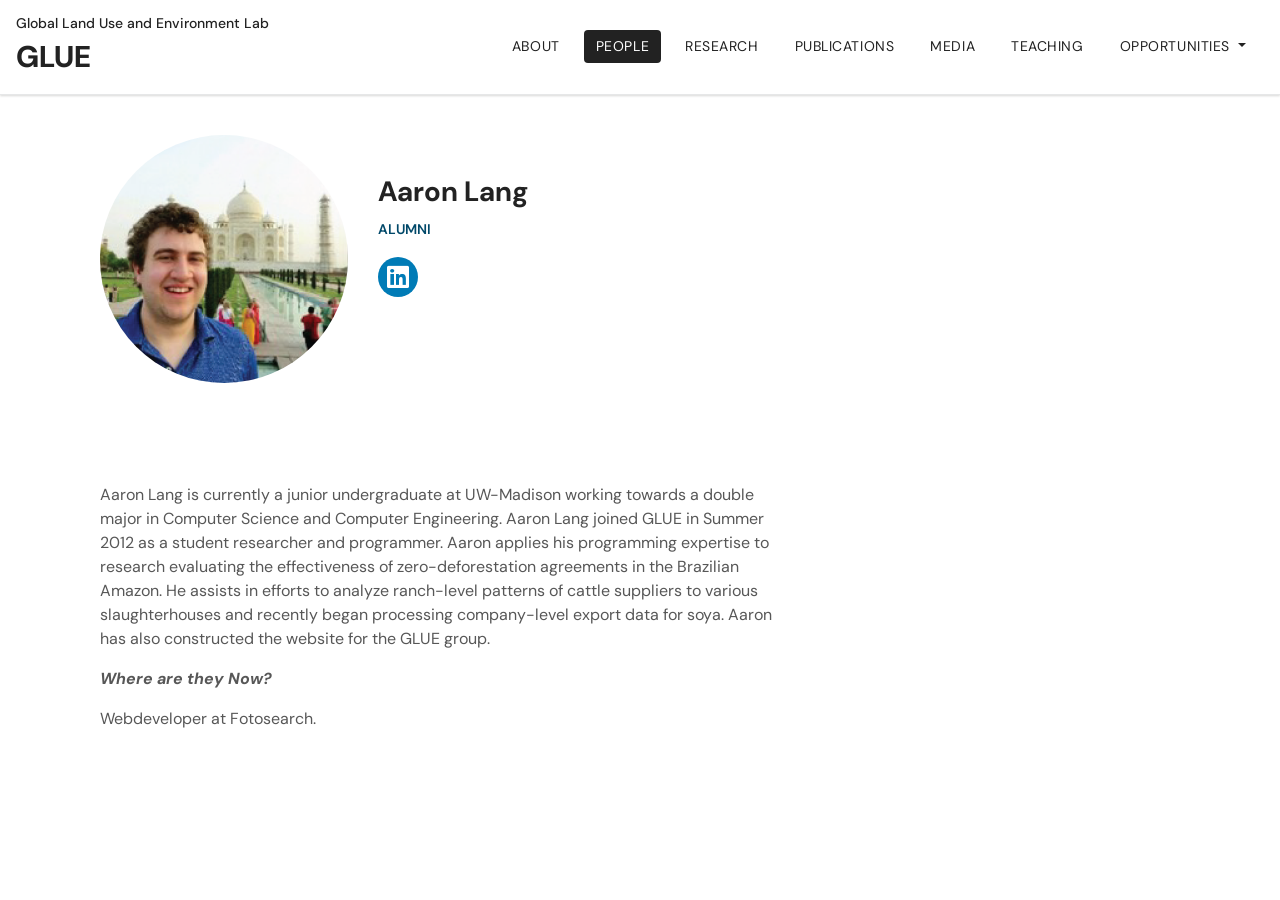
<file: aaron-lang.html>
<!doctype html>

<html lang="en">
<head>
	<!--Essential items -->
  	<meta charset="utf-8">
	<!-- Mobile specifications-->
	<meta content="width=device-width, intial-scale=1, maximum-scale=1" name=viewport>
	<!-- CSS-->
	<link rel="stylesheet" href="https://maxcdn.bootstrapcdn.com/bootstrap/4.0.0/css/bootstrap.min.css" integrity="sha384-Gn5384xqQ1aoWXA+058RXPxPg6fy4IWvTNh0E263XmFcJlSAwiGgFAW/dAiS6JXm" crossorigin="anonymous">

	<link href = "css/style.css" rel="stylesheet" type="text/css">
	<!-- Fonts-->
	<link href='https://fonts.googleapis.com/css?family=Lato:300,400,700' rel='stylesheet' type='text/css'>
	<!-- Favicon-->
	<link href="img/gibbs_ico.ico" rel="shortcut icon">
  <link href="https://cdnjs.cloudflare.com/ajax/libs/font-awesome/5.15.3/css/all.min.css" rel="stylesheet">
  <title>Gibbs Lab</title>
  <meta name="description" content="The HTML5 Herald">
  <meta name="author" content="SitePoint">

  <meta name="viewport" content="width=device-width, initial-scale=1, shrink-to-fit=no">

  <script
      
    ></script>


</head>
	
<body>

	
  <!-- Navigation -->
  <nav id="navbar" class="navbar navbar-expand-xl navbar-light bg-dark sticky-top">
    <a class="navbar-brand" href="index.html">
      <div class="logo_subheader">
        Global Land Use and Environment Lab
        <br>
      </div>
      <div class="logo_header">
        GLUE
        <br>
      </div>
    </a>
    <button id="toggle" class="navbar-toggler" type="button" data-toggle="collapse" data-target="#navbarNav">
      <span class="navbar-toggler-icon"></span>
    </button>
    <div class="collapse navbar-collapse text-left" id="navbarNav">
      <ul id = "navPills" class=" nav-pills navbar-nav ml-auto">    
        <li>
          <a href="index.html" class="btn btn-s-md btn-white m-b">ABOUT
          </a>
        </li>
        <li>
          <a href="people.html" class="btn btn-s-md btn-white m-b active">
            PEOPLE
          </a>
        </li>
        <li>
          <a href="research.html" class="btn btn-s-md btn-white m-b">RESEARCH
          </a>
        </li>
        <li>
          <a href="publications.html" class="btn btn-s-md btn-white m-b">PUBLICATIONS
          </a>
        </li>
        <li>
           <a href="media.html" class="btn btn-s-md btn-white m-b">
          MEDIA
          </a>
        </li>
        <li>
           <a href="teaching.html" class="btn btn-s-md btn-white m-b">
          TEACHING
          </a>
        </li> 
        <li>
          <div class="dropdown">
            <button class="btn btn-s-md btn-white m-b dropdown-toggle" type="button" id="dropdownMenuButton" data-toggle="dropdown" aria-haspopup="true" aria-expanded="false">
            OPPORTUNITIES
            </button>
            <div class="dropdown-menu" aria-labelledby="dropdownMenuButton">
              <a class="dropdown-item" href="opportunities.html">Opportunities</a>
              <a class="dropdown-item" href="welcome-to-madison.html">Welcome to Madison</a>
              <a class="dropdown-item" href="food-sustainability.html">Food sustainability <br>organizations in Madison</a>
            </div>
        </div>
        </li>            
      </ul> 
    </div>
  </nav>



<div class="page-container">


  <div class='container'>
    <div class='row'>

      <div class='col-md-3 col-sm-4'>
        
        <img class="img-fluid d-block headshot" src="bio_img/aaron_lang_bio_2.png">
       
      </div>
      <div class='col-md-9 col-sm-8'>

     <h2>Aaron Lang</h2>
        <a name="contact"></a>

        <p>

            <b class="bio-title">ALUMNI</b><br>
            <!-- <a class="bio-email" href="https://library.csuchico.edu/personnel/chrissy-hursh">library.csuchico.edu/personnel/chrissy-hursh</a><br> -->
            

            
            
     
            

        </p>

        <div class="bio-social-icons">
           


            <ul class="social-menu"> 
              <li><a href="https://www.linkedin.com/in/aaronlang/"><i class="fab fa-linkedin"></i></a></li> 
              <!-- <li><a href="https://scholar.google.com/citations?user=rQ3gg0YAAAAJ&hl=en&oi=sra"><i class="fab fa-google"></i></a></li> -->
           <!--    <li><a href="https://linkedin.com/"><i class="fab fa-researchgate"></i></a></li>  -->
             <!--  <li><a href="https://beichentian-gis.github.io/"><i class="fab fa-github"></i></a></li> -->
            </ul>

            </div>


      </div>

      
    </div>
  </div>

  <div class='container bioParagraph'>
    <div class='row'>

      
      
      <div class='col-md-8 bioParagraph'>
       
        <p>Aaron Lang is currently a junior undergraduate at UW-Madison working towards a double major in Computer Science and Computer Engineering. Aaron Lang joined GLUE in Summer 2012 as a student researcher and programmer. Aaron applies his programming expertise to research evaluating the effectiveness of zero-deforestation agreements in the Brazilian Amazon. He assists in efforts to analyze ranch-level patterns of cattle suppliers to various slaughterhouses and recently began processing company-level export data for soya. Aaron has also constructed the website for the GLUE group.
        </p>


        

      
        

       


        


        <p><b><i>Where are they Now?</i></b>
        </p>

        <p>
         Webdeveloper at Fotosearch.
        </p>

       
       

      

       

      






  








</div>
</div>
</div>
  <!--Carousel-->


 






	

  
  <script src="https://ajax.googleapis.com/ajax/libs/jquery/3.2.1/jquery.min.js" type="text/javascript"></script>
  <script src="js/main.js"></script>
  <script src="js/jquery-3.4.1.js"></script>
  <script
  src="https://code.jquery.com/jquery-3.5.1.js"
  integrity="sha256-QWo7LDvxbWT2tbbQ97B53yJnYU3WhH/C8ycbRAkjPDc="
  crossorigin="anonymous"></script>
  <script src="https://code.jquery.com/jquery-3.2.1.slim.min.js" integrity="sha384-KJ3o2DKtIkvYIK3UENzmM7KCkRr/rE9/Qpg6aAZGJwFDMVNA/GpGFF93hXpG5KkN" crossorigin="anonymous"></script>
  <script src="https://cdnjs.cloudflare.com/ajax/libs/popper.js/1.12.9/umd/popper.min.js" integrity="sha384-ApNbgh9B+Y1QKtv3Rn7W3mgPxhU9K/ScQsAP7hUibX39j7fakFPskvXusvfa0b4Q" crossorigin="anonymous"></script>
  <script src="https://maxcdn.bootstrapcdn.com/bootstrap/4.0.0/js/bootstrap.min.js" integrity="sha384-JZR6Spejh4U02d8jOt6vLEHfe/JQGiRRSQQxSfFWpi1MquVdAyjUar5+76PVCmYl" crossorigin="anonymous"></script>
  <script src="https://cdnjs.cloudflare.com/ajax/libs/jquery/2.1.3/jquery.min.js" type="text/javascript"></script>
</body>
</html>
</file>
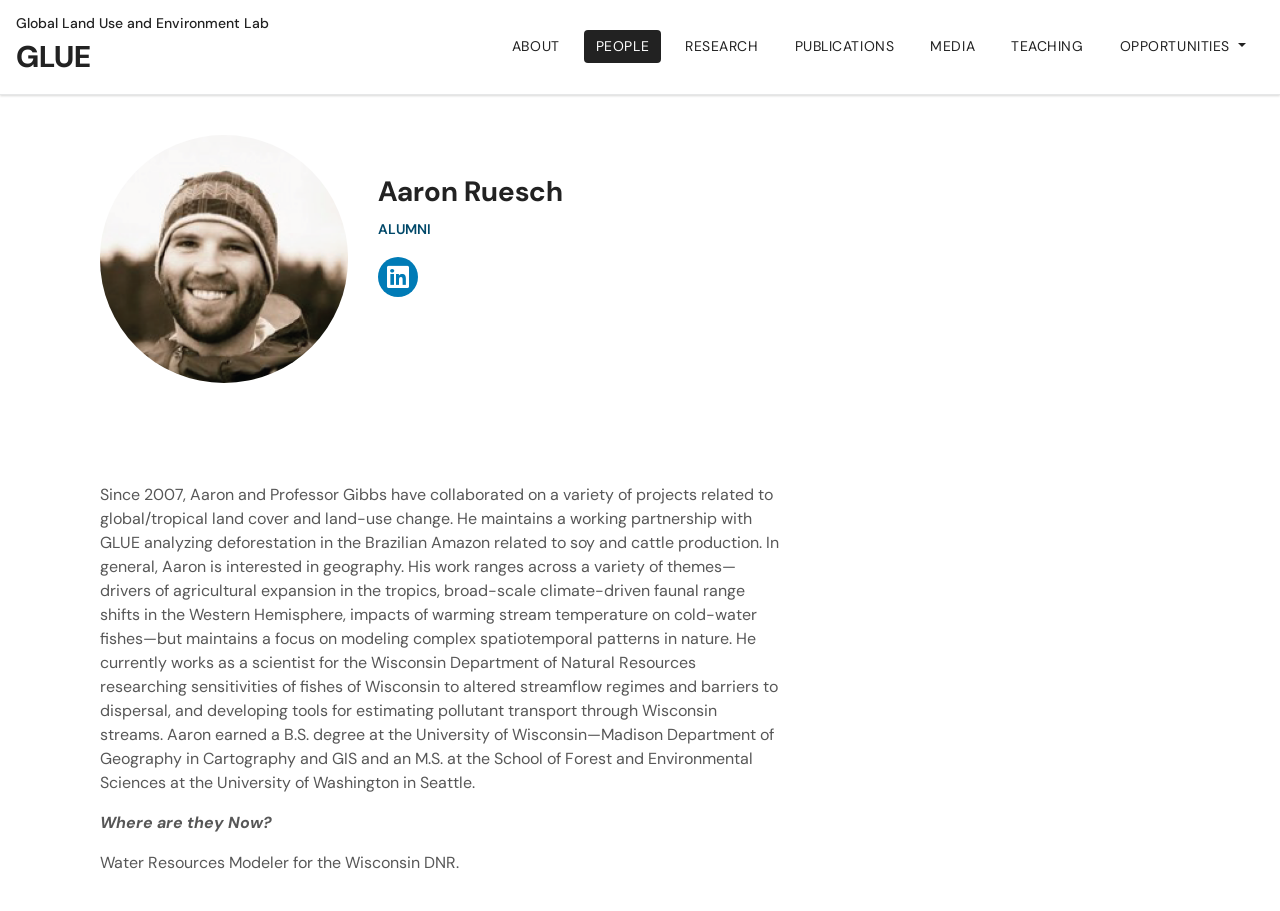
<file: aaron-ruesch.html>
<!doctype html>

<html lang="en">
<head>
	<!--Essential items -->
  	<meta charset="utf-8">
	<!-- Mobile specifications-->
	<meta content="width=device-width, intial-scale=1, maximum-scale=1" name=viewport>
	<!-- CSS-->
	<link rel="stylesheet" href="https://maxcdn.bootstrapcdn.com/bootstrap/4.0.0/css/bootstrap.min.css" integrity="sha384-Gn5384xqQ1aoWXA+058RXPxPg6fy4IWvTNh0E263XmFcJlSAwiGgFAW/dAiS6JXm" crossorigin="anonymous">

	<link href = "css/style.css" rel="stylesheet" type="text/css">
	<!-- Fonts-->
	<link href='https://fonts.googleapis.com/css?family=Lato:300,400,700' rel='stylesheet' type='text/css'>
	<!-- Favicon-->
	<link href="img/gibbs_ico.ico" rel="shortcut icon">
  <link href="https://cdnjs.cloudflare.com/ajax/libs/font-awesome/5.15.3/css/all.min.css" rel="stylesheet">
  <title>Gibbs Lab</title>
  <meta name="description" content="The HTML5 Herald">
  <meta name="author" content="SitePoint">

  <meta name="viewport" content="width=device-width, initial-scale=1, shrink-to-fit=no">

  <script
      
    ></script>


</head>
	
<body>

	
  <!-- Navigation -->
  <nav id="navbar" class="navbar navbar-expand-xl navbar-light bg-dark sticky-top">
    <a class="navbar-brand" href="index.html">
      <div class="logo_subheader">
        Global Land Use and Environment Lab
        <br>
      </div>
      <div class="logo_header">
        GLUE
        <br>
      </div>
    </a>
    <button id="toggle" class="navbar-toggler" type="button" data-toggle="collapse" data-target="#navbarNav">
      <span class="navbar-toggler-icon"></span>
    </button>
    <div class="collapse navbar-collapse text-left" id="navbarNav">
      <ul id = "navPills" class=" nav-pills navbar-nav ml-auto">    
        <li>
          <a href="index.html" class="btn btn-s-md btn-white m-b">ABOUT
          </a>
        </li>
        <li>
          <a href="people.html" class="btn btn-s-md btn-white m-b active">
            PEOPLE
          </a>
        </li>
        <li>
          <a href="research.html" class="btn btn-s-md btn-white m-b">RESEARCH
          </a>
        </li>
        <li>
          <a href="publications.html" class="btn btn-s-md btn-white m-b">PUBLICATIONS
          </a>
        </li>
        <li>
           <a href="media.html" class="btn btn-s-md btn-white m-b">
          MEDIA
          </a>
        </li>
        <li>
           <a href="teaching.html" class="btn btn-s-md btn-white m-b">
          TEACHING
          </a>
        </li> 
        <li>
          <div class="dropdown">
            <button class="btn btn-s-md btn-white m-b dropdown-toggle" type="button" id="dropdownMenuButton" data-toggle="dropdown" aria-haspopup="true" aria-expanded="false">
            OPPORTUNITIES
            </button>
            <div class="dropdown-menu" aria-labelledby="dropdownMenuButton">
              <a class="dropdown-item" href="opportunities.html">Opportunities</a>
              <a class="dropdown-item" href="welcome-to-madison.html">Welcome to Madison</a>
              <a class="dropdown-item" href="food-sustainability.html">Food sustainability <br>organizations in Madison</a>
            </div>
        </div>
        </li>            
      </ul> 
    </div>
  </nav>


<div class="page-container">


  <div class='container'>
    <div class='row'>

      <div class='col-md-3 col-sm-4'>
        <img class="img-fluid d-block headshot" src="bio_img/aaron_ruesch_bio_2.png">
      </div>
      <div class='col-md-9 col-sm-8'>

     <h2>Aaron Ruesch</h2>
        <a name="contact"></a>

        <p>

            <b class="bio-title">ALUMNI</b><br>
            <!-- <a class="bio-email" href="https://library.csuchico.edu/personnel/chrissy-hursh">library.csuchico.edu/personnel/chrissy-hursh</a><br> -->
            

            
            
     
            

        </p>

        <div class="bio-social-icons">
           


            <ul class="social-menu"> 
              <li><a href="https://www.linkedin.com/in/aaronruesch"><i class="fab fa-linkedin"></i></a></li> 
              <!-- <li><a href="https://scholar.google.com/citations?user=rQ3gg0YAAAAJ&hl=en&oi=sra"><i class="fab fa-google"></i></a></li> -->
           <!--    <li><a href="https://linkedin.com/"><i class="fab fa-researchgate"></i></a></li>  -->
             <!--  <li><a href="https://beichentian-gis.github.io/"><i class="fab fa-github"></i></a></li> -->
            </ul>

            </div>


      </div>

      
    </div>
  </div>

  <div class='container bioParagraph'>
    <div class='row'>

      
      
      <div class='col-md-8 bioParagraph'>
       
        <p>Since 2007, Aaron and Professor Gibbs have collaborated on a variety of projects related to global/tropical land cover and land-use change. He maintains a working partnership with GLUE analyzing deforestation in the Brazilian Amazon related to soy and cattle production. In general, Aaron is interested in geography. His work ranges across a variety of themes—drivers of agricultural expansion in the tropics, broad-scale climate-driven faunal range shifts in the Western Hemisphere, impacts of warming stream temperature on cold-water fishes—but maintains a focus on modeling complex spatiotemporal patterns in nature. He currently works as a scientist for the Wisconsin Department of Natural Resources researching sensitivities of fishes of Wisconsin to altered streamflow regimes and barriers to dispersal, and developing tools for estimating pollutant transport through Wisconsin streams. Aaron earned a B.S. degree at the University of Wisconsin—Madison Department of Geography in Cartography and GIS and an M.S. at the School of Forest and Environmental Sciences at the University of Washington in Seattle.
        </p>


        

      
        

       


        


        <p><b><i>Where are they Now?</i></b>
        </p>

        <p>
         Water Resources Modeler for the Wisconsin DNR.
        </p>

       
       

      

       

      






  








</div>
</div>
</div>
  <!--Carousel-->


 






	

  
  <script src="https://ajax.googleapis.com/ajax/libs/jquery/3.2.1/jquery.min.js" type="text/javascript"></script>
  <script src="js/main.js"></script>
  <script src="js/jquery-3.4.1.js"></script>
  <script
  src="https://code.jquery.com/jquery-3.5.1.js"
  integrity="sha256-QWo7LDvxbWT2tbbQ97B53yJnYU3WhH/C8ycbRAkjPDc="
  crossorigin="anonymous"></script>
  <script src="https://code.jquery.com/jquery-3.2.1.slim.min.js" integrity="sha384-KJ3o2DKtIkvYIK3UENzmM7KCkRr/rE9/Qpg6aAZGJwFDMVNA/GpGFF93hXpG5KkN" crossorigin="anonymous"></script>
  <script src="https://cdnjs.cloudflare.com/ajax/libs/popper.js/1.12.9/umd/popper.min.js" integrity="sha384-ApNbgh9B+Y1QKtv3Rn7W3mgPxhU9K/ScQsAP7hUibX39j7fakFPskvXusvfa0b4Q" crossorigin="anonymous"></script>
  <script src="https://maxcdn.bootstrapcdn.com/bootstrap/4.0.0/js/bootstrap.min.js" integrity="sha384-JZR6Spejh4U02d8jOt6vLEHfe/JQGiRRSQQxSfFWpi1MquVdAyjUar5+76PVCmYl" crossorigin="anonymous"></script>
  <script src="https://cdnjs.cloudflare.com/ajax/libs/jquery/2.1.3/jquery.min.js" type="text/javascript"></script>
</body>
</html>
</file>
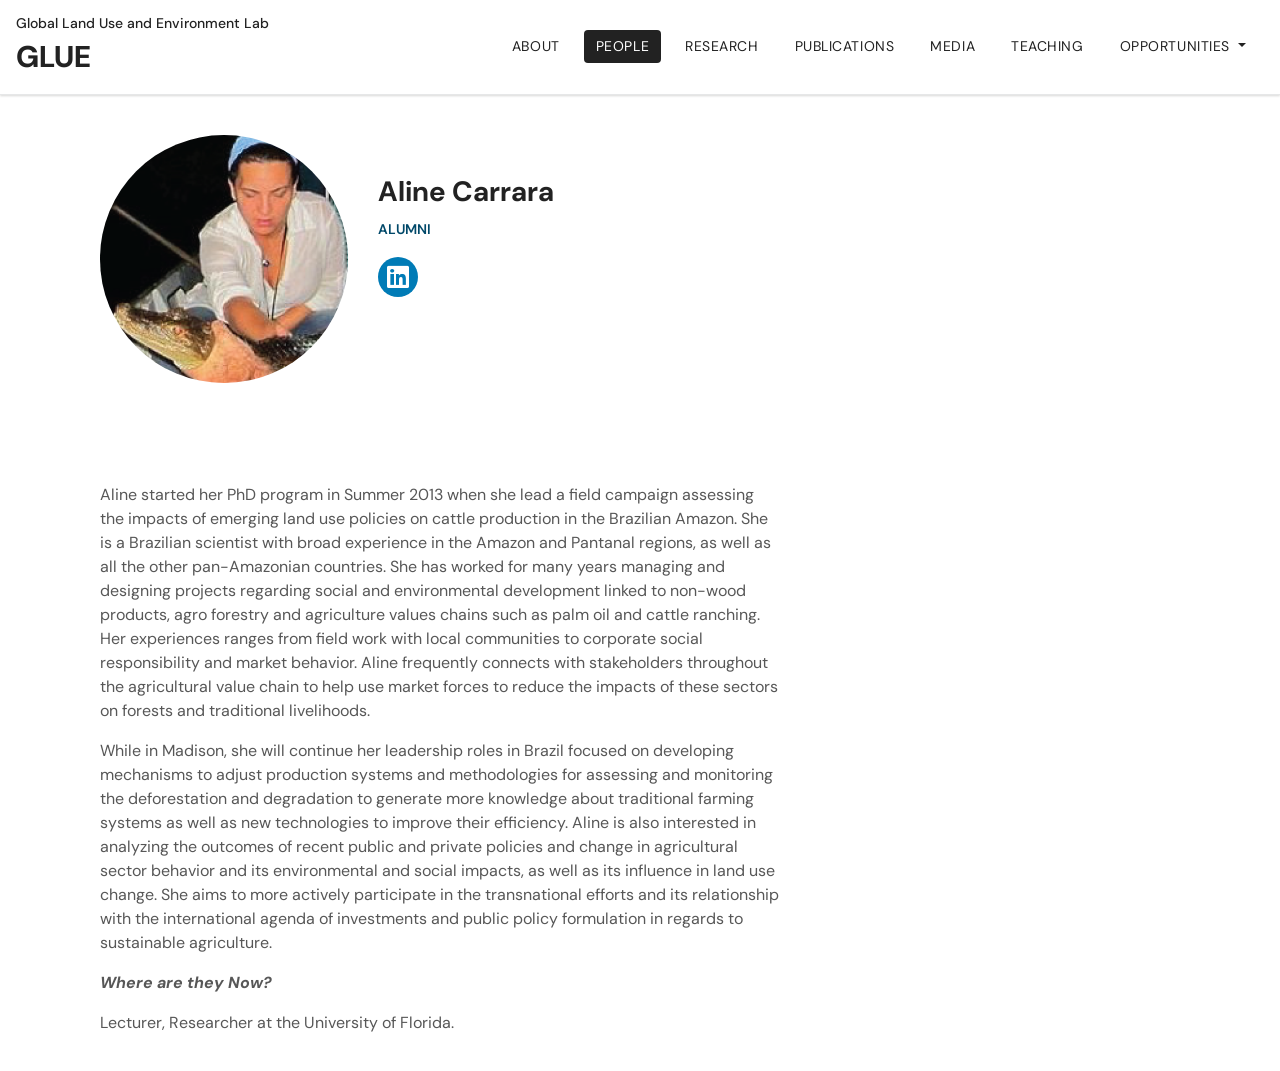
<file: aline-carrara.html>
<!doctype html>

<html lang="en">
<head>
	<!--Essential items -->
  	<meta charset="utf-8">
	<!-- Mobile specifications-->
	<meta content="width=device-width, intial-scale=1, maximum-scale=1" name=viewport>
	<!-- CSS-->
	<link rel="stylesheet" href="https://maxcdn.bootstrapcdn.com/bootstrap/4.0.0/css/bootstrap.min.css" integrity="sha384-Gn5384xqQ1aoWXA+058RXPxPg6fy4IWvTNh0E263XmFcJlSAwiGgFAW/dAiS6JXm" crossorigin="anonymous">

	<link href = "css/style.css" rel="stylesheet" type="text/css">
	<!-- Fonts-->
	<link href='https://fonts.googleapis.com/css?family=Lato:300,400,700' rel='stylesheet' type='text/css'>
	<!-- Favicon-->
	<link href="img/gibbs_ico.ico" rel="shortcut icon">
  <link href="https://cdnjs.cloudflare.com/ajax/libs/font-awesome/5.15.3/css/all.min.css" rel="stylesheet">
  <title>Gibbs Lab</title>
  <meta name="description" content="The HTML5 Herald">
  <meta name="author" content="SitePoint">

  <meta name="viewport" content="width=device-width, initial-scale=1, shrink-to-fit=no">

  <script
      
    ></script>


</head>
	
<body>

  <!-- Navigation -->
  <nav id="navbar" class="navbar navbar-expand-xl navbar-light bg-dark sticky-top">
    <a class="navbar-brand" href="index.html">
      <div class="logo_subheader">
        Global Land Use and Environment Lab
        <br>
      </div>
      <div class="logo_header">
        GLUE
        <br>
      </div>
    </a>
    <button id="toggle" class="navbar-toggler" type="button" data-toggle="collapse" data-target="#navbarNav">
      <span class="navbar-toggler-icon"></span>
    </button>
    <div class="collapse navbar-collapse text-left" id="navbarNav">
      <ul id = "navPills" class=" nav-pills navbar-nav ml-auto">    
        <li>
          <a href="index.html" class="btn btn-s-md btn-white m-b">ABOUT
          </a>
        </li>
        <li>
          <a href="people.html" class="btn btn-s-md btn-white m-b active">
            PEOPLE
          </a>
        </li>
        <li>
          <a href="research.html" class="btn btn-s-md btn-white m-b">RESEARCH
          </a>
        </li>
        <li>
          <a href="publications.html" class="btn btn-s-md btn-white m-b">PUBLICATIONS
          </a>
        </li>
        <li>
           <a href="media.html" class="btn btn-s-md btn-white m-b">
          MEDIA
          </a>
        </li>
        <li>
           <a href="teaching.html" class="btn btn-s-md btn-white m-b">
          TEACHING
          </a>
        </li> 
        <li>
          <div class="dropdown">
            <button class="btn btn-s-md btn-white m-b dropdown-toggle" type="button" id="dropdownMenuButton" data-toggle="dropdown" aria-haspopup="true" aria-expanded="false">
            OPPORTUNITIES
            </button>
            <div class="dropdown-menu" aria-labelledby="dropdownMenuButton">
              <a class="dropdown-item" href="opportunities.html">Opportunities</a>
              <a class="dropdown-item" href="welcome-to-madison.html">Welcome to Madison</a>
              <a class="dropdown-item" href="food-sustainability.html">Food sustainability <br>organizations in Madison</a>
            </div>
        </div>
        </li>            
      </ul> 
    </div>
  </nav>


<div class="page-container">


  <div class='container'>
    <div class='row'>

      <div class='col-md-3 col-sm-4'>
        <img class="img-fluid d-block headshot" src="bio_img/aline_carrara_bio.png">
      </div>
      <div class='col-md-9 col-sm-8'>

     <h2>Aline Carrara</h2>
        <a name="contact"></a>

        <p>

            <b class="bio-title">ALUMNI</b><br>
            <!-- <a class="bio-email" href="https://library.csuchico.edu/personnel/chrissy-hursh">library.csuchico.edu/personnel/chrissy-hursh</a><br> -->
            

            
            
     
            

        </p>

        <div class="bio-social-icons">
           


            <ul class="social-menu"> 
              <li><a href="https://www.linkedin.com/in/aline-carrara-085a9832"><i class="fab fa-linkedin"></i></a></li> 
              <!-- <li><a href="https://scholar.google.com/citations?user=rQ3gg0YAAAAJ&hl=en&oi=sra"><i class="fab fa-google"></i></a></li> -->
           <!--    <li><a href="https://linkedin.com/"><i class="fab fa-researchgate"></i></a></li>  -->
             <!--  <li><a href="https://beichentian-gis.github.io/"><i class="fab fa-github"></i></a></li> -->
            </ul>

            </div>


      </div>

      
    </div>
  </div>

  <div class='container bioParagraph'>
    <div class='row'>

      
      
      <div class='col-md-8 bioParagraph'>
       
        <p>Aline started her PhD program in Summer 2013 when she lead a field campaign assessing the impacts of emerging land use policies on cattle production in the Brazilian Amazon. She is a Brazilian scientist with broad experience in the Amazon and Pantanal regions, as well as all the other pan-Amazonian countries. She has worked for many years managing and designing projects regarding social and environmental development linked to non-wood products, agro forestry and agriculture values chains such as palm oil and cattle ranching. Her experiences ranges from field work with local communities to corporate social responsibility and market behavior. Aline frequently connects with stakeholders throughout the agricultural value chain to help use market forces to reduce the impacts of these sectors on forests and traditional livelihoods. 
        </p>

        <p>While in Madison, she will continue her leadership roles in Brazil focused on developing mechanisms to adjust production systems and methodologies for assessing and monitoring the deforestation and degradation to generate more knowledge about traditional farming systems as well as new technologies to improve their efficiency. Aline is also interested in analyzing the outcomes of recent public and private policies and change in agricultural sector behavior and its environmental and social impacts, as well as its influence in land use change. She aims to more actively participate in the transnational efforts and its relationship with the international agenda of investments and public policy formulation in regards to sustainable agriculture.</p>

        

      
        

       


        


        <p><b><i>Where are they Now?</i></b>
        </p>

        <p>
         Lecturer, Researcher at the University of Florida.
        </p>

       
       

      

       

      






  








</div>
</div>
</div>
  <!--Carousel-->


 






	

  
  <script src="https://ajax.googleapis.com/ajax/libs/jquery/3.2.1/jquery.min.js" type="text/javascript"></script>
  <script src="js/main.js"></script>
  <script src="js/jquery-3.4.1.js"></script>
  <script
  src="https://code.jquery.com/jquery-3.5.1.js"
  integrity="sha256-QWo7LDvxbWT2tbbQ97B53yJnYU3WhH/C8ycbRAkjPDc="
  crossorigin="anonymous"></script>
  <script src="https://code.jquery.com/jquery-3.2.1.slim.min.js" integrity="sha384-KJ3o2DKtIkvYIK3UENzmM7KCkRr/rE9/Qpg6aAZGJwFDMVNA/GpGFF93hXpG5KkN" crossorigin="anonymous"></script>
  <script src="https://cdnjs.cloudflare.com/ajax/libs/popper.js/1.12.9/umd/popper.min.js" integrity="sha384-ApNbgh9B+Y1QKtv3Rn7W3mgPxhU9K/ScQsAP7hUibX39j7fakFPskvXusvfa0b4Q" crossorigin="anonymous"></script>
  <script src="https://maxcdn.bootstrapcdn.com/bootstrap/4.0.0/js/bootstrap.min.js" integrity="sha384-JZR6Spejh4U02d8jOt6vLEHfe/JQGiRRSQQxSfFWpi1MquVdAyjUar5+76PVCmYl" crossorigin="anonymous"></script>
  <script src="https://cdnjs.cloudflare.com/ajax/libs/jquery/2.1.3/jquery.min.js" type="text/javascript"></script>
</body>
</html>
</file>
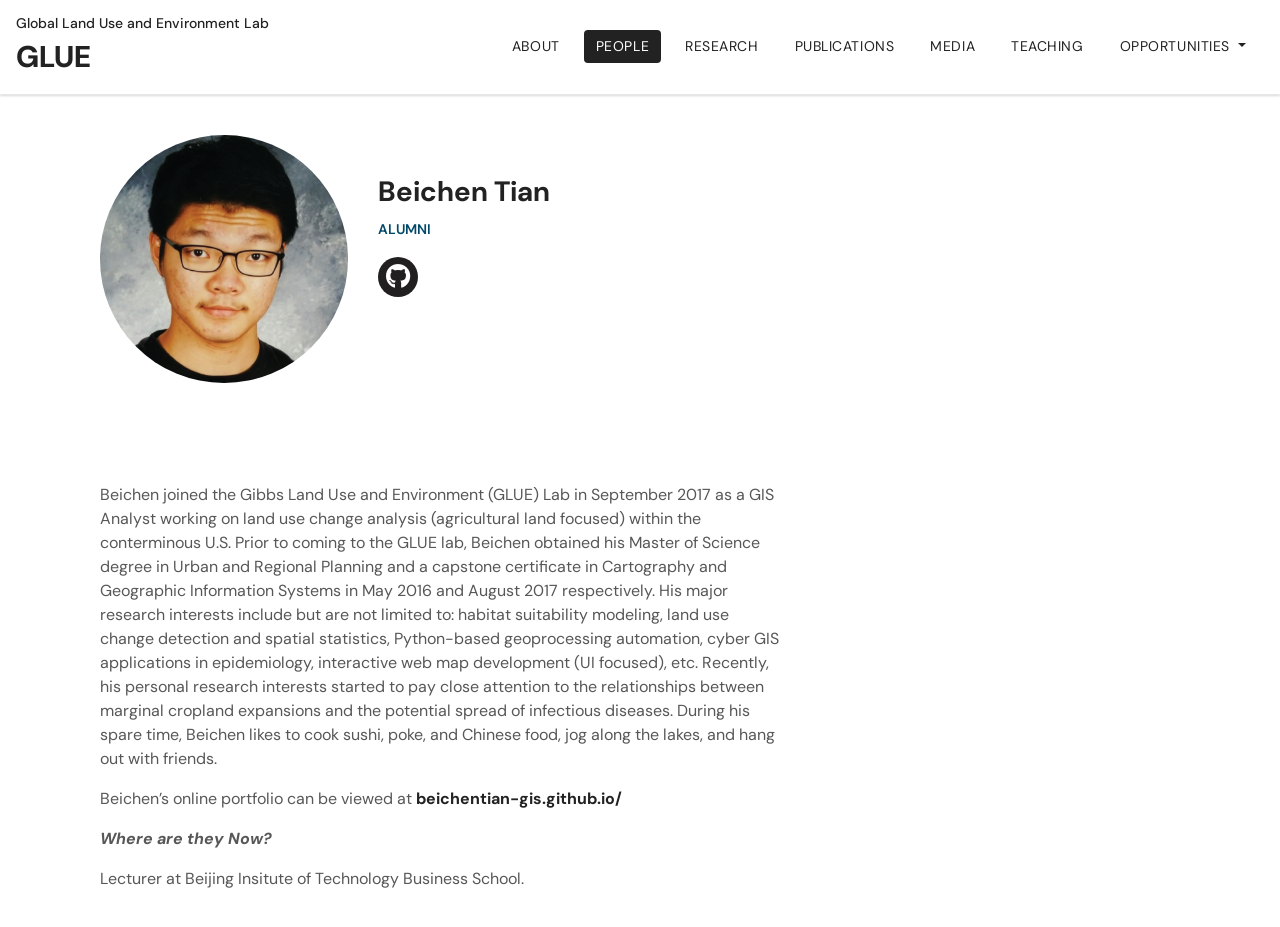
<file: beichen-tian.html>
<!doctype html>

<html lang="en">
<head>
	<!--Essential items -->
  	<meta charset="utf-8">
	<!-- Mobile specifications-->
	<meta content="width=device-width, intial-scale=1, maximum-scale=1" name=viewport>
	<!-- CSS-->
	<link rel="stylesheet" href="https://maxcdn.bootstrapcdn.com/bootstrap/4.0.0/css/bootstrap.min.css" integrity="sha384-Gn5384xqQ1aoWXA+058RXPxPg6fy4IWvTNh0E263XmFcJlSAwiGgFAW/dAiS6JXm" crossorigin="anonymous">

	<link href = "css/style.css" rel="stylesheet" type="text/css">
	<!-- Fonts-->
	<link href='https://fonts.googleapis.com/css?family=Lato:300,400,700' rel='stylesheet' type='text/css'>
	<!-- Favicon-->
	<link href="img/gibbs_ico.ico" rel="shortcut icon">
  <link href="https://cdnjs.cloudflare.com/ajax/libs/font-awesome/5.15.3/css/all.min.css" rel="stylesheet">
  <title>Gibbs Lab</title>
  <meta name="description" content="The HTML5 Herald">
  <meta name="author" content="SitePoint">

  <meta name="viewport" content="width=device-width, initial-scale=1, shrink-to-fit=no">

  <script
      
    ></script>


</head>
	
<body>

	<!-- Navigation -->
  <nav id="navbar" class="navbar navbar-expand-xl navbar-light bg-dark sticky-top">
    <a class="navbar-brand" href="index.html">
      <div class="logo_subheader">
        Global Land Use and Environment Lab
        <br>
      </div>
      <div class="logo_header">
        GLUE
        <br>
      </div>
    </a>
    <button id="toggle" class="navbar-toggler" type="button" data-toggle="collapse" data-target="#navbarNav">
      <span class="navbar-toggler-icon"></span>
    </button>
    <div class="collapse navbar-collapse text-left" id="navbarNav">
      <ul id = "navPills" class=" nav-pills navbar-nav ml-auto">    
        <li>
          <a href="index.html" class="btn btn-s-md btn-white m-b">ABOUT
          </a>
        </li>
        <li>
          <a href="people.html" class="btn btn-s-md btn-white m-b active">
            PEOPLE
          </a>
        </li>
        <li>
          <a href="research.html" class="btn btn-s-md btn-white m-b">RESEARCH
          </a>
        </li>
        <li>
          <a href="publications.html" class="btn btn-s-md btn-white m-b">PUBLICATIONS
          </a>
        </li>
        <li>
           <a href="media.html" class="btn btn-s-md btn-white m-b">
          MEDIA
          </a>
        </li>
        <li>
           <a href="teaching.html" class="btn btn-s-md btn-white m-b">
          TEACHING
          </a>
        </li> 
        <li>
          <div class="dropdown">
            <button class="btn btn-s-md btn-white m-b dropdown-toggle" type="button" id="dropdownMenuButton" data-toggle="dropdown" aria-haspopup="true" aria-expanded="false">
            OPPORTUNITIES
            </button>
            <div class="dropdown-menu" aria-labelledby="dropdownMenuButton">
              <a class="dropdown-item" href="opportunities.html">Opportunities</a>
              <a class="dropdown-item" href="welcome-to-madison.html">Welcome to Madison</a>
              <a class="dropdown-item" href="food-sustainability.html">Food sustainability <br>organizations in Madison</a>
            </div>
        </div>
        </li>            
      </ul> 
    </div>
  </nav>

<div class="page-container">


  <div class='container'>
    <div class='row'>

      <div class='col-md-3 col-sm-4'>
        <img class="img-fluid d-block headshot" src="bio_img/beichen_tian_bio.png">
      </div>
      <div class='col-md-9 col-sm-8'>

     <h2>Beichen Tian</h2>
        <a name="contact"></a>

        <p>

            <b class="bio-title">ALUMNI</b><br>
            <!-- <a class="bio-email" href="https://library.csuchico.edu/personnel/chrissy-hursh">library.csuchico.edu/personnel/chrissy-hursh</a><br> -->
            

            
            
     
            

        </p>

        <div class="bio-social-icons">
           


            <ul class="social-menu"> 
              <!-- <li><a href="https://www.linkedin.com/in/colin-t-higgins"><i class="fab fa-linkedin"></i></a></li>  -->
              <!-- <li><a href="https://scholar.google.com/citations?user=rQ3gg0YAAAAJ&hl=en&oi=sra"><i class="fab fa-google"></i></a></li> -->
           <!--    <li><a href="https://linkedin.com/"><i class="fab fa-researchgate"></i></a></li>  -->
              <li><a href="https://beichentian-gis.github.io/"><i class="fab fa-github"></i></a></li>
            </ul>

            </div>


      </div>

      
    </div>
  </div>

  <div class='container bioParagraph'>
    <div class='row'>

      
      
      <div class='col-md-8 bioParagraph'>
       
        <p>Beichen joined the Gibbs Land Use and Environment (GLUE) Lab in September 2017 as a GIS Analyst working on land use change analysis (agricultural land focused) within the conterminous U.S. Prior to coming to the GLUE lab, Beichen obtained his Master of Science degree in Urban and Regional Planning and a capstone certificate in Cartography and Geographic Information Systems in May 2016 and August 2017 respectively. His major research interests include but are not limited to: habitat suitability modeling, land use change detection and spatial statistics, Python-based geoprocessing automation, cyber GIS applications in epidemiology, interactive web map development (UI focused), etc. Recently, his personal research interests started to pay close attention to the relationships between marginal cropland expansions and the potential spread of infectious diseases. During his spare time, Beichen likes to cook sushi, poke, and Chinese food, jog along the lakes, and hang out with friends.
        </p>

        <p>Beichen’s online portfolio can be viewed at <a href = "https://beichentian-gis.github.io/"><b>beichentian-gis.github.io/</b></a></p>

        

      
        

       


        


        <p><b><i>Where are they Now?</i></b>
        </p>

        <p>
         Lecturer at Beijing Insitute of Technology Business School.
        </p>

       
       

      

       

      






  








</div>
</div>
</div>
  <!--Carousel-->


 






	

  
  <script src="https://ajax.googleapis.com/ajax/libs/jquery/3.2.1/jquery.min.js" type="text/javascript"></script>
  <script src="js/main.js"></script>
  <script src="js/jquery-3.4.1.js"></script>
  <script
  src="https://code.jquery.com/jquery-3.5.1.js"
  integrity="sha256-QWo7LDvxbWT2tbbQ97B53yJnYU3WhH/C8ycbRAkjPDc="
  crossorigin="anonymous"></script>
  <script src="https://code.jquery.com/jquery-3.2.1.slim.min.js" integrity="sha384-KJ3o2DKtIkvYIK3UENzmM7KCkRr/rE9/Qpg6aAZGJwFDMVNA/GpGFF93hXpG5KkN" crossorigin="anonymous"></script>
  <script src="https://cdnjs.cloudflare.com/ajax/libs/popper.js/1.12.9/umd/popper.min.js" integrity="sha384-ApNbgh9B+Y1QKtv3Rn7W3mgPxhU9K/ScQsAP7hUibX39j7fakFPskvXusvfa0b4Q" crossorigin="anonymous"></script>
  <script src="https://maxcdn.bootstrapcdn.com/bootstrap/4.0.0/js/bootstrap.min.js" integrity="sha384-JZR6Spejh4U02d8jOt6vLEHfe/JQGiRRSQQxSfFWpi1MquVdAyjUar5+76PVCmYl" crossorigin="anonymous"></script>
  <script src="https://cdnjs.cloudflare.com/ajax/libs/jquery/2.1.3/jquery.min.js" type="text/javascript"></script>
</body>
</html>
</file>
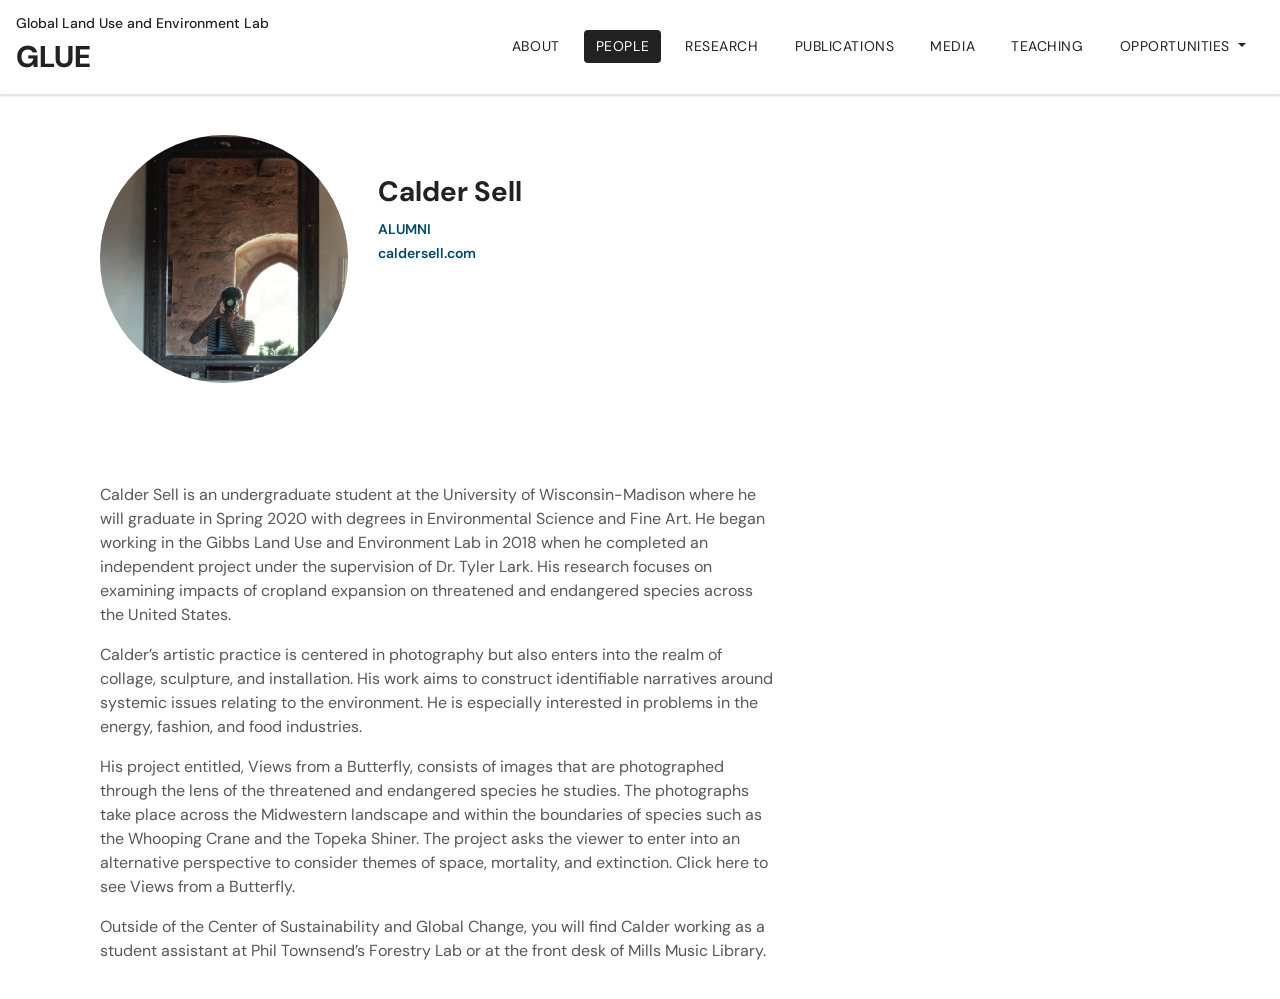
<file: calder-sell.html>
<!doctype html>

<html lang="en">
<head>
	<!--Essential items -->
  	<meta charset="utf-8">
	<!-- Mobile specifications-->
	<meta content="width=device-width, intial-scale=1, maximum-scale=1" name=viewport>
	<!-- CSS-->
	<link rel="stylesheet" href="https://maxcdn.bootstrapcdn.com/bootstrap/4.0.0/css/bootstrap.min.css" integrity="sha384-Gn5384xqQ1aoWXA+058RXPxPg6fy4IWvTNh0E263XmFcJlSAwiGgFAW/dAiS6JXm" crossorigin="anonymous">

	<link href = "css/style.css" rel="stylesheet" type="text/css">
	<!-- Fonts-->
	<link href='https://fonts.googleapis.com/css?family=Lato:300,400,700' rel='stylesheet' type='text/css'>
	<!-- Favicon-->
	<link href="img/gibbs_ico.ico" rel="shortcut icon">
  <link href="https://cdnjs.cloudflare.com/ajax/libs/font-awesome/5.15.3/css/all.min.css" rel="stylesheet">
  <title>Gibbs Lab</title>
  <meta name="description" content="The HTML5 Herald">
  <meta name="author" content="SitePoint">

  <meta name="viewport" content="width=device-width, initial-scale=1, shrink-to-fit=no">

  <script
      
    ></script>


</head>
	
<body>

  <!-- Navigation -->
  <nav id="navbar" class="navbar navbar-expand-xl navbar-light bg-dark sticky-top">
    <a class="navbar-brand" href="index.html">
      <div class="logo_subheader">
        Global Land Use and Environment Lab
        <br>
      </div>
      <div class="logo_header">
        GLUE
        <br>
      </div>
    </a>
    <button id="toggle" class="navbar-toggler" type="button" data-toggle="collapse" data-target="#navbarNav">
      <span class="navbar-toggler-icon"></span>
    </button>
    <div class="collapse navbar-collapse text-left" id="navbarNav">
      <ul id = "navPills" class=" nav-pills navbar-nav ml-auto">    
        <li>
          <a href="index.html" class="btn btn-s-md btn-white m-b">ABOUT
          </a>
        </li>
        <li>
          <a href="people.html" class="btn btn-s-md btn-white m-b active">
            PEOPLE
          </a>
        </li>
        <li>
          <a href="research.html" class="btn btn-s-md btn-white m-b">RESEARCH
          </a>
        </li>
        <li>
          <a href="publications.html" class="btn btn-s-md btn-white m-b">PUBLICATIONS
          </a>
        </li>
        <li>
           <a href="media.html" class="btn btn-s-md btn-white m-b">
          MEDIA
          </a>
        </li>
        <li>
           <a href="teaching.html" class="btn btn-s-md btn-white m-b">
          TEACHING
          </a>
        </li> 
        <li>
          <div class="dropdown">
            <button class="btn btn-s-md btn-white m-b dropdown-toggle" type="button" id="dropdownMenuButton" data-toggle="dropdown" aria-haspopup="true" aria-expanded="false">
            OPPORTUNITIES
            </button>
            <div class="dropdown-menu" aria-labelledby="dropdownMenuButton">
              <a class="dropdown-item" href="opportunities.html">Opportunities</a>
              <a class="dropdown-item" href="welcome-to-madison.html">Welcome to Madison</a>
              <a class="dropdown-item" href="food-sustainability.html">Food sustainability <br>organizations in Madison</a>
            </div>
        </div>
        </li>            
      </ul> 
    </div>
  </nav>


<div class="page-container">


  <div class='container'>
    <div class='row'>

      <div class='col-md-3 col-sm-4'>
        <img class="img-fluid d-block headshot" src="bio_img/calder_sell_bio.png">
      </div>
      <div class='col-md-9 col-sm-8'>

     <h2>Calder Sell</h2>
        <a name="contact"></a>

        <p>

            <b class="bio-title">ALUMNI</b><br>
            <a class="bio-email" href="https://caldersell.com/">caldersell.com</a><br>
            
            
     
            

        </p>

        <div class="bio-social-icons">
           


            <ul class="social-menu"> 
              <!-- <li><a href="https://www.linkedin.com/in/james-touhill-19094554/"><i class="fab fa-linkedin"></i></a></li>  -->
              <!-- <li><a href="https://scholar.google.com/citations?user=rQ3gg0YAAAAJ&hl=en&oi=sra"><i class="fab fa-google"></i></a></li> -->
              <!-- <li><a href="https://linkedin.com/"><i class="fab fa-researchgate"></i></a></li> 
              <li><a href="https://github.com/christiemj09"><i class="fab fa-github"></i></a></li> -->
            </ul>

            </div>


      </div>

      
    </div>
  </div>

  <div class='container bioParagraph'>
    <div class='row'>

      
      
      <div class='col-md-8 bioParagraph'>
       
        <p>Calder Sell is an undergraduate student at the University of Wisconsin-Madison where he will graduate in Spring 2020 with degrees in Environmental Science and Fine Art. He began working in the Gibbs Land Use and Environment Lab in 2018 when he completed an independent project under the supervision of Dr. Tyler Lark. His research focuses on examining impacts of cropland expansion on threatened and endangered species across the United States. 
        </p>

        <p>Calder’s artistic practice is centered in photography but also enters into the realm of collage, sculpture, and installation. His work aims to construct identifiable narratives around systemic issues relating to the environment. He is especially interested in problems in the energy, fashion, and food industries. 
        </p>

        <p>His project entitled, Views from a Butterfly, consists of images that are photographed through the lens of the threatened and endangered species he studies. The photographs take place across the Midwestern landscape and within the boundaries of species such as the Whooping Crane and the Topeka Shiner. The project asks the viewer to enter into an alternative perspective to consider themes of space, mortality, and extinction. Click here to see Views from a Butterfly. 
        </p>

        <p>Outside of the Center of Sustainability and Global Change, you will find Calder working as a student assistant at Phil Townsend’s Forestry Lab or at the front desk of Mills Music Library.
        </p>

        


       <!--  <p><b><i>Where are they Now?</i></b>
        </p>

        <p>
          Researcher for Center for Sustainability and the Global Environment at UW Madison.
        </p>
 -->
       
       

      

       

      






  








</div>
</div>
</div>
  <!--Carousel-->


 






	

  
  <script src="https://ajax.googleapis.com/ajax/libs/jquery/3.2.1/jquery.min.js" type="text/javascript"></script>
  <script src="js/main.js"></script>
  <script src="js/jquery-3.4.1.js"></script>
  <script
  src="https://code.jquery.com/jquery-3.5.1.js"
  integrity="sha256-QWo7LDvxbWT2tbbQ97B53yJnYU3WhH/C8ycbRAkjPDc="
  crossorigin="anonymous"></script>
  <script src="https://code.jquery.com/jquery-3.2.1.slim.min.js" integrity="sha384-KJ3o2DKtIkvYIK3UENzmM7KCkRr/rE9/Qpg6aAZGJwFDMVNA/GpGFF93hXpG5KkN" crossorigin="anonymous"></script>
  <script src="https://cdnjs.cloudflare.com/ajax/libs/popper.js/1.12.9/umd/popper.min.js" integrity="sha384-ApNbgh9B+Y1QKtv3Rn7W3mgPxhU9K/ScQsAP7hUibX39j7fakFPskvXusvfa0b4Q" crossorigin="anonymous"></script>
  <script src="https://maxcdn.bootstrapcdn.com/bootstrap/4.0.0/js/bootstrap.min.js" integrity="sha384-JZR6Spejh4U02d8jOt6vLEHfe/JQGiRRSQQxSfFWpi1MquVdAyjUar5+76PVCmYl" crossorigin="anonymous"></script>
  <script src="https://cdnjs.cloudflare.com/ajax/libs/jquery/2.1.3/jquery.min.js" type="text/javascript"></script>
</body>
</html>
</file>
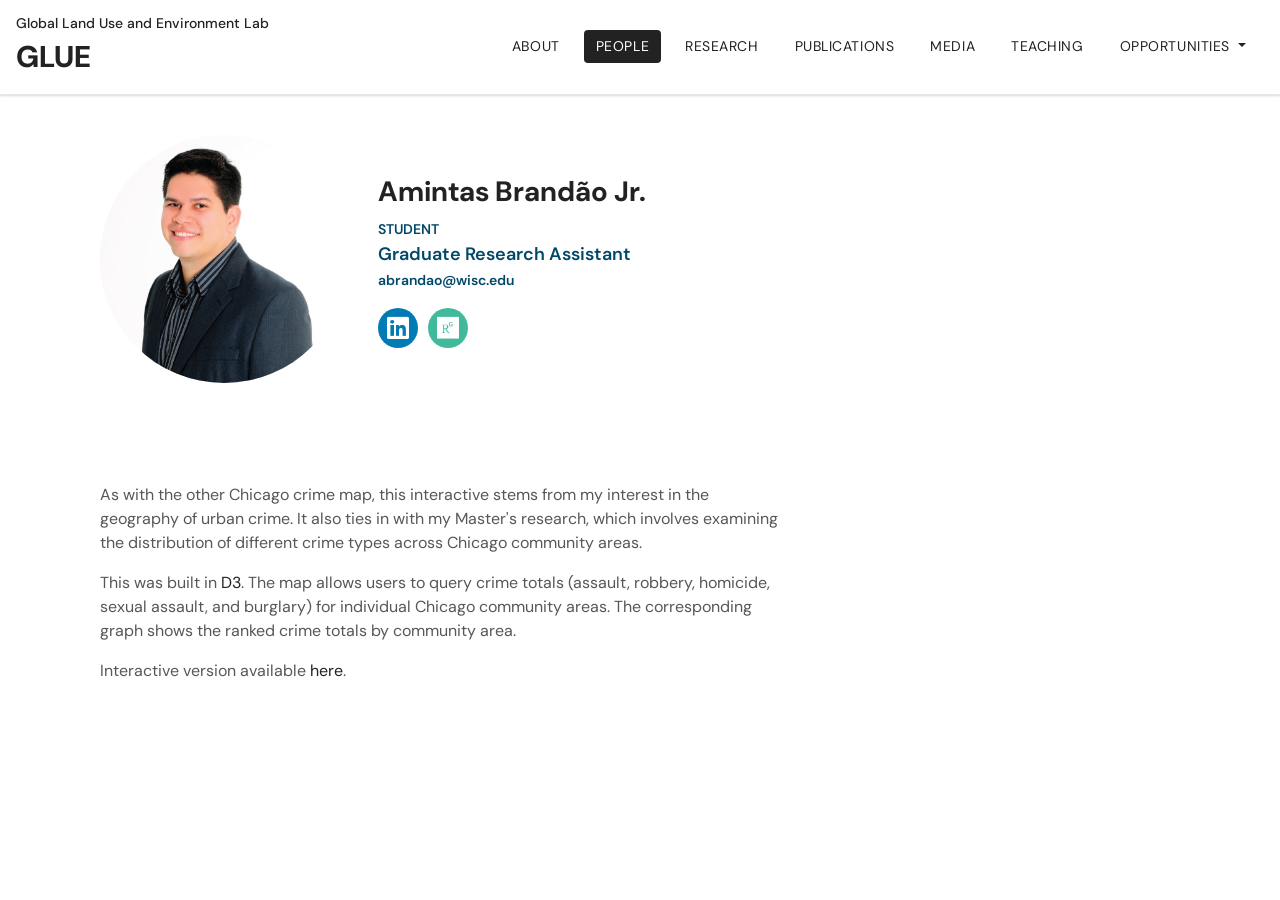
<file: chicago-crime-explorer.html>
<!doctype html>

<html lang="en">
<head>
	<!--Essential items -->
  	<meta charset="utf-8">
	<!-- Mobile specifications-->
	<meta content="width=device-width, intial-scale=1, maximum-scale=1" name=viewport>
	<!-- CSS-->
	<link rel="stylesheet" href="https://maxcdn.bootstrapcdn.com/bootstrap/4.0.0/css/bootstrap.min.css" integrity="sha384-Gn5384xqQ1aoWXA+058RXPxPg6fy4IWvTNh0E263XmFcJlSAwiGgFAW/dAiS6JXm" crossorigin="anonymous">

	<link href = "css/style.css" rel="stylesheet" type="text/css">
	<!-- Fonts-->
	<link href='https://fonts.googleapis.com/css?family=Lato:300,400,700' rel='stylesheet' type='text/css'>
	<!-- Favicon-->
	<link href="img/gibbs_ico.ico" rel="shortcut icon">
  <link href="https://cdnjs.cloudflare.com/ajax/libs/font-awesome/5.15.3/css/all.min.css" rel="stylesheet">
  <title>Gibbs Lab</title>
  <meta name="description" content="The HTML5 Herald">
  <meta name="author" content="SitePoint">

  <meta name="viewport" content="width=device-width, initial-scale=1, shrink-to-fit=no">

 

</head>
	
<body>

  <!-- Navigation -->
  <nav id="navbar" class="navbar navbar-expand-xl navbar-light bg-dark sticky-top">
    <a class="navbar-brand" href="index.html">
      <div class="logo_subheader">
        Global Land Use and Environment Lab
        <br>
      </div>
      <div class="logo_header">
        GLUE
        <br>
      </div>
    </a>
    <button id="toggle" class="navbar-toggler" type="button" data-toggle="collapse" data-target="#navbarNav">
      <span class="navbar-toggler-icon"></span>
    </button>
    <div class="collapse navbar-collapse text-left" id="navbarNav">
      <ul id = "navPills" class=" nav-pills navbar-nav ml-auto">    
        <li>
          <a href="index.html" class="btn btn-s-md btn-white m-b">ABOUT
          </a>
        </li>
        <li>
          <a href="people.html" class="btn btn-s-md btn-white m-b active">
            PEOPLE
          </a>
        </li>
        <li>
          <a href="research.html" class="btn btn-s-md btn-white m-b">RESEARCH
          </a>
        </li>
        <li>
          <a href="publications.html" class="btn btn-s-md btn-white m-b">PUBLICATIONS
          </a>
        </li>
        <li>
           <a href="media.html" class="btn btn-s-md btn-white m-b">
          MEDIA
          </a>
        </li>
        <li>
           <a href="teaching.html" class="btn btn-s-md btn-white m-b">
          TEACHING
          </a>
        </li> 
        <li>
          <div class="dropdown">
            <button class="btn btn-s-md btn-white m-b dropdown-toggle" type="button" id="dropdownMenuButton" data-toggle="dropdown" aria-haspopup="true" aria-expanded="false">
            OPPORTUNITIES
            </button>
            <div class="dropdown-menu" aria-labelledby="dropdownMenuButton">
              <a class="dropdown-item" href="opportunities.html">Opportunities</a>
              <a class="dropdown-item" href="welcome-to-madison.html">Welcome to Madison</a>
              <a class="dropdown-item" href="food-sustainability.html">Food sustainability <br>organizations in Madison</a>
            </div>
        </div>
        </li>            
      </ul> 
    </div>
  </nav>


<div class="page-container">


  <div class='container'>
    <div class='row'>

      <div class='col-md-3 col-sm-4'>
        
        <img class="img-fluid d-block headshot" src="bio_img/amintas_brandao_bio.png">
      
      </div>
      <div class='col-md-9 col-sm-8'>

     <h2>Amintas Brandão Jr.</h2>
        <a name="contact"></a>

        <p>

            <b class="bio-title">STUDENT</b><br>
            <b class="bio-subtitle">Graduate Research Assistant</b><br>
            <a class="bio-email" href="mailto:abrandao@wisc.edu">abrandao@wisc.edu </a><br>

        </p>

        <div class="bio-social-icons">
           
            
            <ul class="social-menu"> 
              <li><a href="https://www.linkedin.com/in/abrandaojr"><i class="fab fa-linkedin"></i></a></li> 
             <!--  <li><a href="https://scholar.google.com/citations?user=VW2e2CIAAAAJ&hl=en"><i class="fab fa-google"></i></a></li> -->
              <li><a href="https://www.researchgate.net/profile/Amintas-Brandao-Junior"><i class="fab fa-researchgate"></i></a></li> 
              <!-- <li><a href="https://github.com/christiemj09"><i class="fab fa-github"></i></a></li> -->
            </ul>

            </div>


      </div>

      
    </div>
  </div>

  <div class='container bioParagraph'>
    <div class='row'>

      
      
      <div class='col-md-8 bioParagraph'>
       
        <p>As with the other Chicago crime map, this interactive stems from my interest in the geography of urban crime.  It also ties in with my Master's research, which involves examining the distribution of different crime types across Chicago community areas.  
        </p>

        <p>
        This was built in <a href="https://d3js.org/">D3</a>.  The map allows users to query crime totals (assault, robbery, homicide, sexual assault, and burglary) for individual Chicago community areas.  The corresponding graph shows the ranked crime totals by community area.   
        </p>

        <p> Interactive version available 
          <a href="http://shmoss.github.io/Chicago-Crime-by-Type/">here</a>.
        </p>
      






  








</div>
</div>
</div>
  <!--Carousel-->


 






	

  
  <script src="https://ajax.googleapis.com/ajax/libs/jquery/3.2.1/jquery.min.js" type="text/javascript"></script>
  <script src="js/main.js"></script>
  <script src="js/jquery-3.4.1.js"></script>
  <script
  src="https://code.jquery.com/jquery-3.5.1.js"
  integrity="sha256-QWo7LDvxbWT2tbbQ97B53yJnYU3WhH/C8ycbRAkjPDc="
  crossorigin="anonymous"></script>
  <script src="https://code.jquery.com/jquery-3.2.1.slim.min.js" integrity="sha384-KJ3o2DKtIkvYIK3UENzmM7KCkRr/rE9/Qpg6aAZGJwFDMVNA/GpGFF93hXpG5KkN" crossorigin="anonymous"></script>
  <script src="https://cdnjs.cloudflare.com/ajax/libs/popper.js/1.12.9/umd/popper.min.js" integrity="sha384-ApNbgh9B+Y1QKtv3Rn7W3mgPxhU9K/ScQsAP7hUibX39j7fakFPskvXusvfa0b4Q" crossorigin="anonymous"></script>
  <script src="https://maxcdn.bootstrapcdn.com/bootstrap/4.0.0/js/bootstrap.min.js" integrity="sha384-JZR6Spejh4U02d8jOt6vLEHfe/JQGiRRSQQxSfFWpi1MquVdAyjUar5+76PVCmYl" crossorigin="anonymous"></script>
  <script src="https://cdnjs.cloudflare.com/ajax/libs/jquery/2.1.3/jquery.min.js" type="text/javascript"></script>
</body>
</html>
</file>
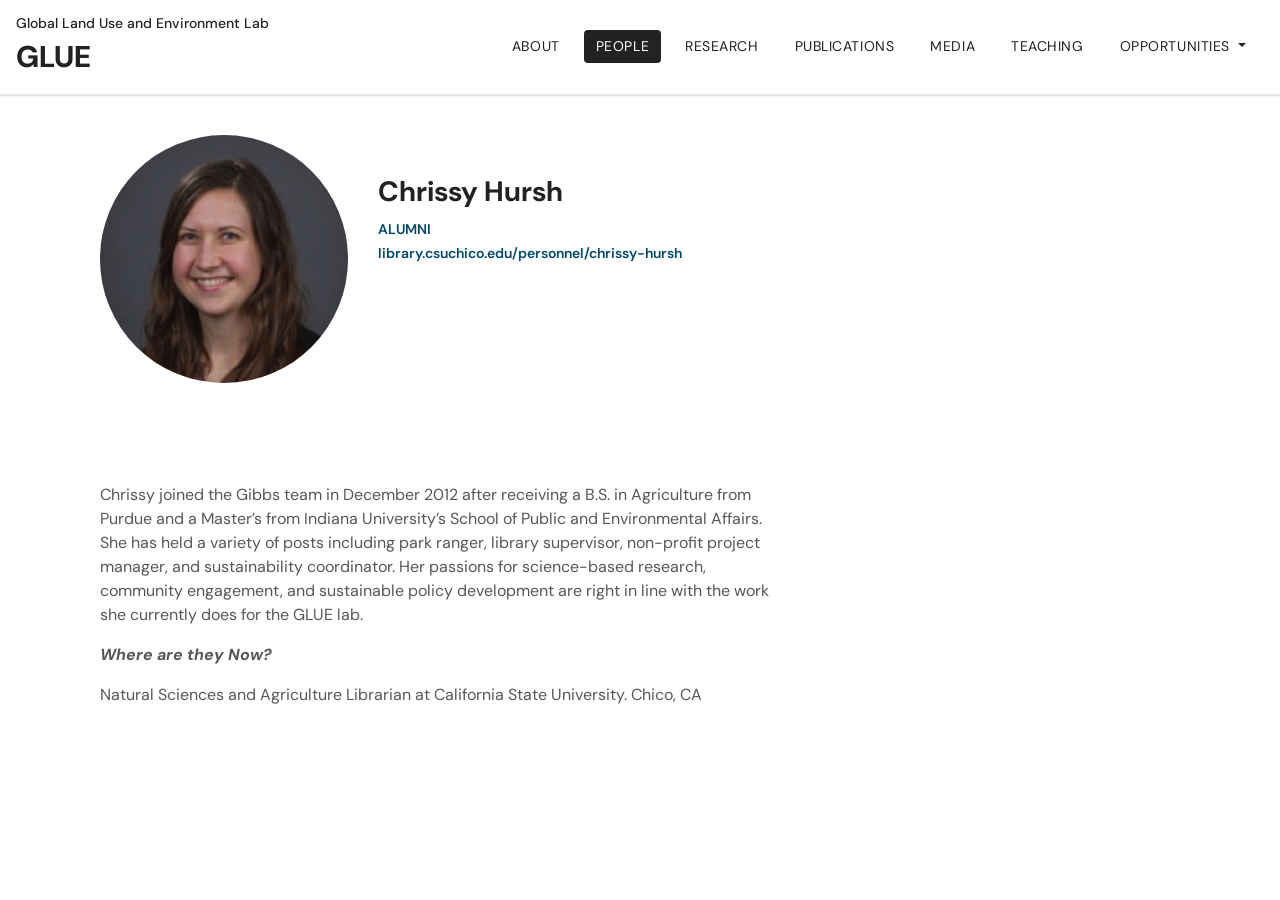
<file: chrissy-hursh.html>
<!doctype html>

<html lang="en">
<head>
	<!--Essential items -->
  	<meta charset="utf-8">
	<!-- Mobile specifications-->
	<meta content="width=device-width, intial-scale=1, maximum-scale=1" name=viewport>
	<!-- CSS-->
	<link rel="stylesheet" href="https://maxcdn.bootstrapcdn.com/bootstrap/4.0.0/css/bootstrap.min.css" integrity="sha384-Gn5384xqQ1aoWXA+058RXPxPg6fy4IWvTNh0E263XmFcJlSAwiGgFAW/dAiS6JXm" crossorigin="anonymous">

	<link href = "css/style.css" rel="stylesheet" type="text/css">
	<!-- Fonts-->
	<link href='https://fonts.googleapis.com/css?family=Lato:300,400,700' rel='stylesheet' type='text/css'>
	<!-- Favicon-->
	<link href="img/gibbs_ico.ico" rel="shortcut icon">
  <link href="https://cdnjs.cloudflare.com/ajax/libs/font-awesome/5.15.3/css/all.min.css" rel="stylesheet">
  <title>Gibbs Lab</title>
  <meta name="description" content="The HTML5 Herald">
  <meta name="author" content="SitePoint">

  <meta name="viewport" content="width=device-width, initial-scale=1, shrink-to-fit=no">

  <script
      
    ></script>


</head>
	
<body>

  <!-- Navigation -->
  <nav id="navbar" class="navbar navbar-expand-xl navbar-light bg-dark sticky-top">
    <a class="navbar-brand" href="index.html">
      <div class="logo_subheader">
        Global Land Use and Environment Lab
        <br>
      </div>
      <div class="logo_header">
        GLUE
        <br>
      </div>
    </a>
    <button id="toggle" class="navbar-toggler" type="button" data-toggle="collapse" data-target="#navbarNav">
      <span class="navbar-toggler-icon"></span>
    </button>
    <div class="collapse navbar-collapse text-left" id="navbarNav">
      <ul id = "navPills" class=" nav-pills navbar-nav ml-auto">    
        <li>
          <a href="index.html" class="btn btn-s-md btn-white m-b">ABOUT
          </a>
        </li>
        <li>
          <a href="people.html" class="btn btn-s-md btn-white m-b active">
            PEOPLE
          </a>
        </li>
        <li>
          <a href="research.html" class="btn btn-s-md btn-white m-b">RESEARCH
          </a>
        </li>
        <li>
          <a href="publications.html" class="btn btn-s-md btn-white m-b">PUBLICATIONS
          </a>
        </li>
        <li>
           <a href="media.html" class="btn btn-s-md btn-white m-b">
          MEDIA
          </a>
        </li>
        <li>
           <a href="teaching.html" class="btn btn-s-md btn-white m-b">
          TEACHING
          </a>
        </li> 
        <li>
          <div class="dropdown">
            <button class="btn btn-s-md btn-white m-b dropdown-toggle" type="button" id="dropdownMenuButton" data-toggle="dropdown" aria-haspopup="true" aria-expanded="false">
            OPPORTUNITIES
            </button>
            <div class="dropdown-menu" aria-labelledby="dropdownMenuButton">
              <a class="dropdown-item" href="opportunities.html">Opportunities</a>
              <a class="dropdown-item" href="welcome-to-madison.html">Welcome to Madison</a>
              <a class="dropdown-item" href="food-sustainability.html">Food sustainability <br>organizations in Madison</a>
            </div>
        </div>
        </li>            
      </ul> 
    </div>
  </nav>

<div class="page-container">


  <div class='container'>
    <div class='row'>

      <div class='col-md-3 col-sm-4'>
        <img class="img-fluid d-block headshot" src="bio_img/chrissy_hursh_bio_2.png">
      </div>
      <div class='col-md-9 col-sm-8'>

     <h2>Chrissy Hursh</h2>
        <a name="contact"></a>

        <p>

            <b class="bio-title">ALUMNI</b><br>
            <a class="bio-email" href="https://library.csuchico.edu/personnel/chrissy-hursh">library.csuchico.edu/personnel/chrissy-hursh</a><br>
            

            
            
     
            

        </p>

        <div class="bio-social-icons">
           


            <ul class="social-menu"> 
              <!-- <li><a href="https://www.linkedin.com/in/colin-t-higgins"><i class="fab fa-linkedin"></i></a></li>  -->
              <!-- <li><a href="https://scholar.google.com/citations?user=rQ3gg0YAAAAJ&hl=en&oi=sra"><i class="fab fa-google"></i></a></li> -->
           <!--    <li><a href="https://linkedin.com/"><i class="fab fa-researchgate"></i></a></li>  -->
         <!--      <li><a href="https://melanie-n-k.github.io/"><i class="fab fa-github"></i></a></li> -->
            </ul>

            </div>


      </div>

      
    </div>
  </div>

  <div class='container bioParagraph'>
    <div class='row'>

      
      
      <div class='col-md-8 bioParagraph'>
       
        <p>Chrissy joined the Gibbs team in December 2012 after receiving a B.S. in Agriculture from Purdue and a Master’s from Indiana University’s School of Public and Environmental Affairs. She has held a variety of posts including park ranger, library supervisor, non-profit project manager, and sustainability coordinator.  Her passions for science-based research, community engagement, and sustainable policy development are right in line with the work she currently does for the GLUE lab.
        </p>


      
        

       


        


        <p><b><i>Where are they Now?</i></b>
        </p>

        <p>
         Natural Sciences and Agriculture Librarian at California State University. Chico, CA
        </p>

       
       

      

       

      






  








</div>
</div>
</div>
  <!--Carousel-->


 






	

  
  <script src="https://ajax.googleapis.com/ajax/libs/jquery/3.2.1/jquery.min.js" type="text/javascript"></script>
  <script src="js/main.js"></script>
  <script src="js/jquery-3.4.1.js"></script>
  <script
  src="https://code.jquery.com/jquery-3.5.1.js"
  integrity="sha256-QWo7LDvxbWT2tbbQ97B53yJnYU3WhH/C8ycbRAkjPDc="
  crossorigin="anonymous"></script>
  <script src="https://code.jquery.com/jquery-3.2.1.slim.min.js" integrity="sha384-KJ3o2DKtIkvYIK3UENzmM7KCkRr/rE9/Qpg6aAZGJwFDMVNA/GpGFF93hXpG5KkN" crossorigin="anonymous"></script>
  <script src="https://cdnjs.cloudflare.com/ajax/libs/popper.js/1.12.9/umd/popper.min.js" integrity="sha384-ApNbgh9B+Y1QKtv3Rn7W3mgPxhU9K/ScQsAP7hUibX39j7fakFPskvXusvfa0b4Q" crossorigin="anonymous"></script>
  <script src="https://maxcdn.bootstrapcdn.com/bootstrap/4.0.0/js/bootstrap.min.js" integrity="sha384-JZR6Spejh4U02d8jOt6vLEHfe/JQGiRRSQQxSfFWpi1MquVdAyjUar5+76PVCmYl" crossorigin="anonymous"></script>
  <script src="https://cdnjs.cloudflare.com/ajax/libs/jquery/2.1.3/jquery.min.js" type="text/javascript"></script>
</body>
</html>
</file>
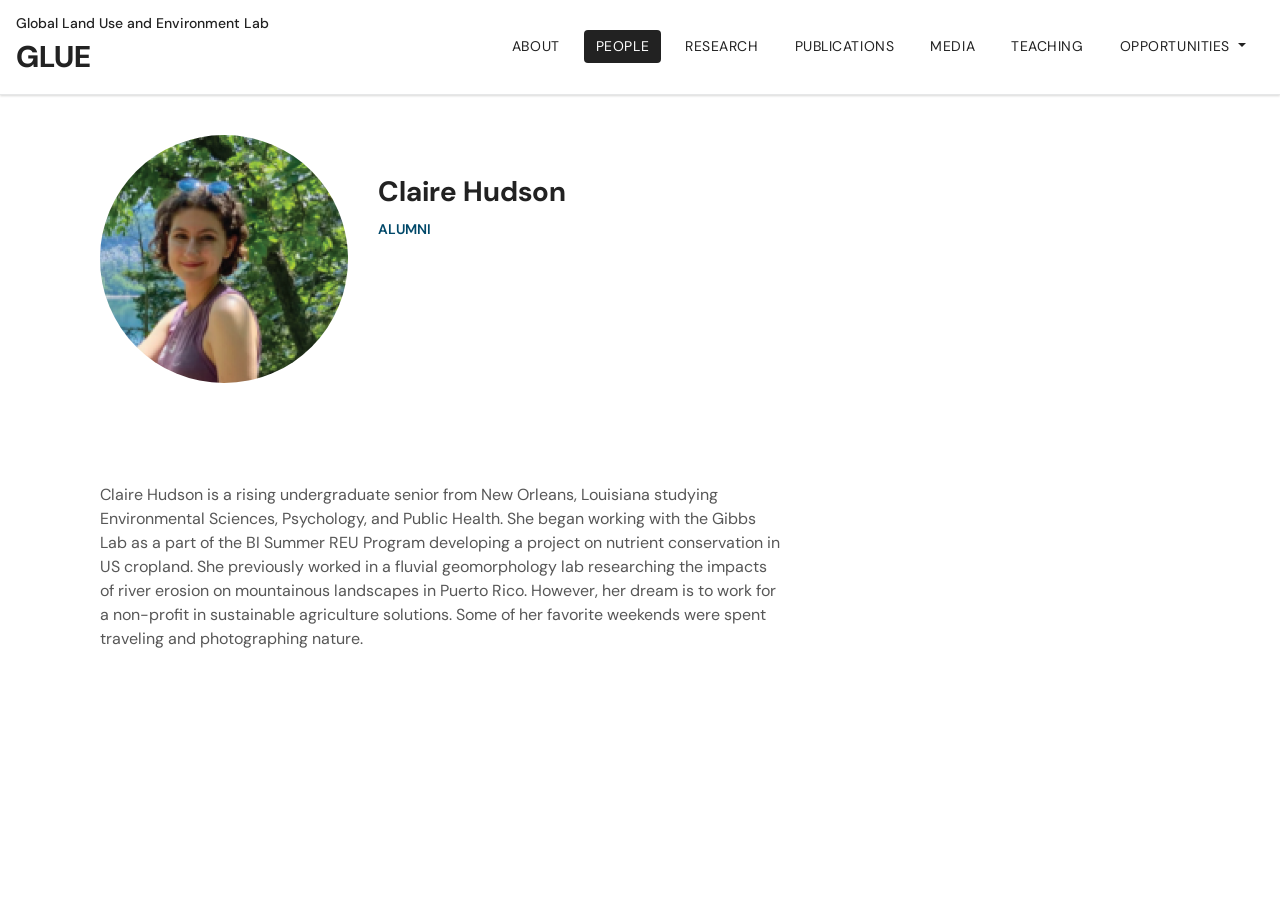
<file: claire-hudson.html>
<!doctype html>

<html lang="en">
<head>
	<!--Essential items -->
  	<meta charset="utf-8">
	<!-- Mobile specifications-->
	<meta content="width=device-width, intial-scale=1, maximum-scale=1" name=viewport>
	<!-- CSS-->
	<link rel="stylesheet" href="https://maxcdn.bootstrapcdn.com/bootstrap/4.0.0/css/bootstrap.min.css" integrity="sha384-Gn5384xqQ1aoWXA+058RXPxPg6fy4IWvTNh0E263XmFcJlSAwiGgFAW/dAiS6JXm" crossorigin="anonymous">

	<link href = "css/style.css" rel="stylesheet" type="text/css">
	<!-- Fonts-->
	<link href='https://fonts.googleapis.com/css?family=Lato:300,400,700' rel='stylesheet' type='text/css'>
	<!-- Favicon-->
	<link href="img/gibbs_ico.ico" rel="shortcut icon">
  <link href="https://cdnjs.cloudflare.com/ajax/libs/font-awesome/5.15.3/css/all.min.css" rel="stylesheet">
  <title>Gibbs Lab</title>
  <meta name="description" content="The HTML5 Herald">
  <meta name="author" content="SitePoint">

  <meta name="viewport" content="width=device-width, initial-scale=1, shrink-to-fit=no">

  <script
      
    ></script>


</head>
	
<body>

	<!-- Navigation -->
  <nav id="navbar" class="navbar navbar-expand-xl navbar-light bg-dark sticky-top">
    <a class="navbar-brand" href="index.html">
      <div class="logo_subheader">
        Global Land Use and Environment Lab
        <br>
      </div>
      <div class="logo_header">
        GLUE
        <br>
      </div>
    </a>
    <button id="toggle" class="navbar-toggler" type="button" data-toggle="collapse" data-target="#navbarNav">
      <span class="navbar-toggler-icon"></span>
    </button>
    <div class="collapse navbar-collapse text-left" id="navbarNav">
      <ul id = "navPills" class=" nav-pills navbar-nav ml-auto">    
        <li>
          <a href="index.html" class="btn btn-s-md btn-white m-b">ABOUT
          </a>
        </li>
        <li>
          <a href="people.html" class="btn btn-s-md btn-white m-b active">
            PEOPLE
          </a>
        </li>
        <li>
          <a href="research.html" class="btn btn-s-md btn-white m-b">RESEARCH
          </a>
        </li>
        <li>
          <a href="publications.html" class="btn btn-s-md btn-white m-b">PUBLICATIONS
          </a>
        </li>
        <li>
           <a href="media.html" class="btn btn-s-md btn-white m-b">
          MEDIA
          </a>
        </li>
        <li>
           <a href="teaching.html" class="btn btn-s-md btn-white m-b">
          TEACHING
          </a>
        </li> 
        <li>
          <div class="dropdown">
            <button class="btn btn-s-md btn-white m-b dropdown-toggle" type="button" id="dropdownMenuButton" data-toggle="dropdown" aria-haspopup="true" aria-expanded="false">
            OPPORTUNITIES
            </button>
            <div class="dropdown-menu" aria-labelledby="dropdownMenuButton">
              <a class="dropdown-item" href="opportunities.html">Opportunities</a>
              <a class="dropdown-item" href="welcome-to-madison.html">Welcome to Madison</a>
              <a class="dropdown-item" href="food-sustainability.html">Food sustainability <br>organizations in Madison</a>
            </div>
        </div>
        </li>            
      </ul> 
    </div>
  </nav>


<div class="page-container">


  <div class='container'>
    <div class='row'>

      <div class='col-md-3 col-sm-4'>
        <img class="img-fluid d-block headshot" src="bio_img/claire_hudson_bio.png">
      </div>
      <div class='col-md-9 col-sm-8'>

     <h2>Claire Hudson</h2>
        <a name="contact"></a>

        <p>

            <b class="bio-title">ALUMNI</b><br>

            
            
     
            

        </p>

        <div class="bio-social-icons">
           


            <ul class="social-menu"> 
              <!-- <li><a href="https://www.linkedin.com/in/reganem/"><i class="fab fa-linkedin"></i></a></li>  -->
              <!-- <li><a href="https://scholar.google.com/citations?user=rQ3gg0YAAAAJ&hl=en&oi=sra"><i class="fab fa-google"></i></a></li> -->
              <!-- <li><a href="https://linkedin.com/"><i class="fab fa-researchgate"></i></a></li> 
              <li><a href="https://github.com/christiemj09"><i class="fab fa-github"></i></a></li> -->
            </ul>

            </div>


      </div>

      
    </div>
  </div>

  <div class='container bioParagraph'>
    <div class='row'>

      
      
      <div class='col-md-8 bioParagraph'>
       
        <p>Claire Hudson is a rising undergraduate senior from New Orleans, Louisiana studying Environmental Sciences, Psychology, and Public Health. She began working with the Gibbs Lab as a part of the BI Summer REU Program developing a project on nutrient conservation in US cropland. She previously worked in a fluvial geomorphology lab researching the impacts of river erosion on mountainous landscapes in Puerto Rico. However, her dream is to work for a non-profit in sustainable agriculture solutions. Some of her favorite weekends were spent traveling and photographing nature.
        </p>

       

        


       <!--  <p><b><i>Where are they Now?</i></b>
        </p>

        <p>
          Researcher for Center for Sustainability and the Global Environment at UW Madison.
        </p>
 -->
       
       

      

       

      






  








</div>
</div>
</div>
  <!--Carousel-->


 






	

  
  <script src="https://ajax.googleapis.com/ajax/libs/jquery/3.2.1/jquery.min.js" type="text/javascript"></script>
  <script src="js/main.js"></script>
  <script src="js/jquery-3.4.1.js"></script>
  <script
  src="https://code.jquery.com/jquery-3.5.1.js"
  integrity="sha256-QWo7LDvxbWT2tbbQ97B53yJnYU3WhH/C8ycbRAkjPDc="
  crossorigin="anonymous"></script>
  <script src="https://code.jquery.com/jquery-3.2.1.slim.min.js" integrity="sha384-KJ3o2DKtIkvYIK3UENzmM7KCkRr/rE9/Qpg6aAZGJwFDMVNA/GpGFF93hXpG5KkN" crossorigin="anonymous"></script>
  <script src="https://cdnjs.cloudflare.com/ajax/libs/popper.js/1.12.9/umd/popper.min.js" integrity="sha384-ApNbgh9B+Y1QKtv3Rn7W3mgPxhU9K/ScQsAP7hUibX39j7fakFPskvXusvfa0b4Q" crossorigin="anonymous"></script>
  <script src="https://maxcdn.bootstrapcdn.com/bootstrap/4.0.0/js/bootstrap.min.js" integrity="sha384-JZR6Spejh4U02d8jOt6vLEHfe/JQGiRRSQQxSfFWpi1MquVdAyjUar5+76PVCmYl" crossorigin="anonymous"></script>
  <script src="https://cdnjs.cloudflare.com/ajax/libs/jquery/2.1.3/jquery.min.js" type="text/javascript"></script>
</body>
</html>
</file>
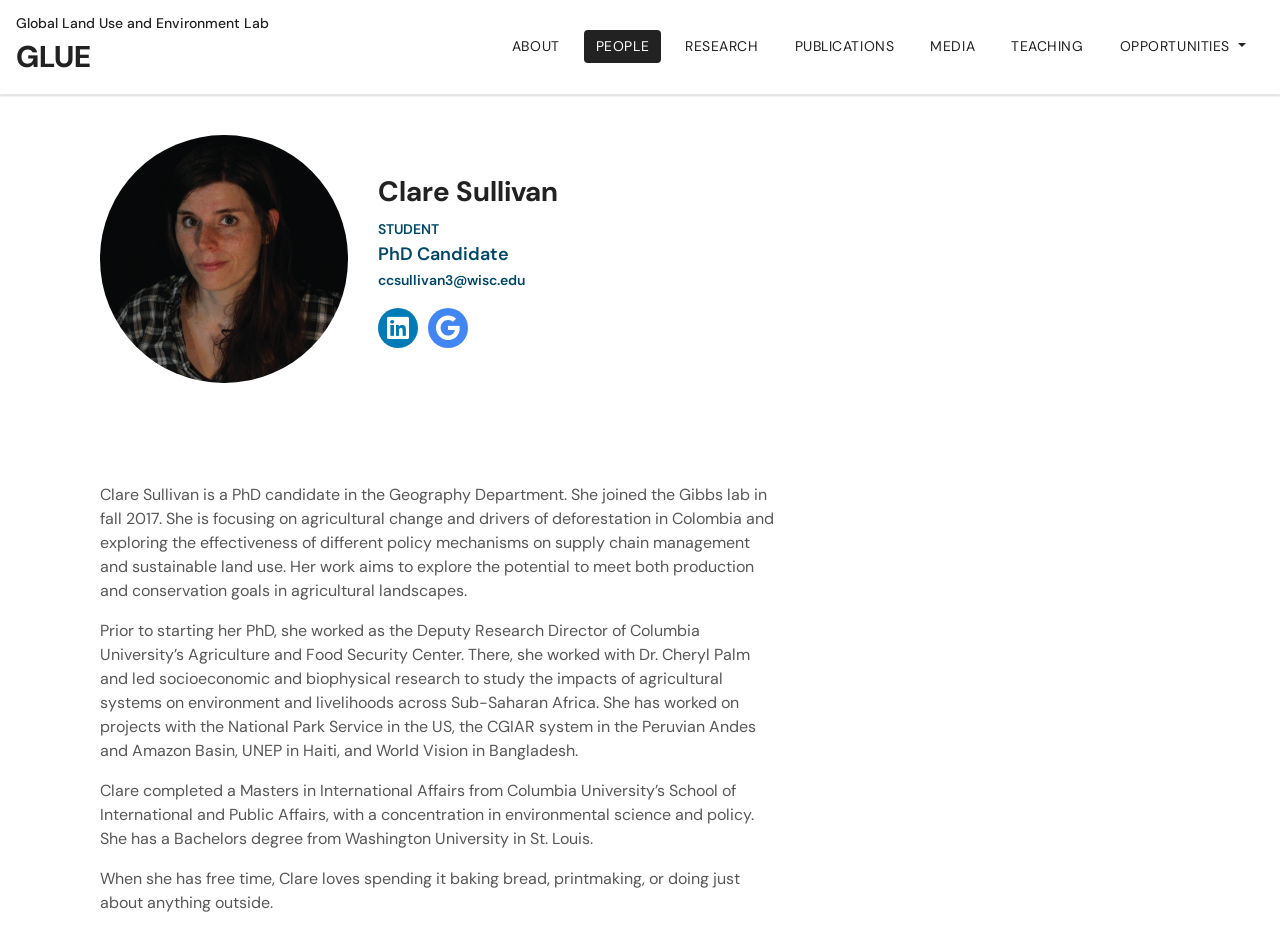
<file: clare-sullivan.html>
<!doctype html>

<html lang="en">
<head>
	<!--Essential items -->
  	<meta charset="utf-8">
	<!-- Mobile specifications-->
	<meta content="width=device-width, intial-scale=1, maximum-scale=1" name=viewport>
	<!-- CSS-->
	<link rel="stylesheet" href="https://maxcdn.bootstrapcdn.com/bootstrap/4.0.0/css/bootstrap.min.css" integrity="sha384-Gn5384xqQ1aoWXA+058RXPxPg6fy4IWvTNh0E263XmFcJlSAwiGgFAW/dAiS6JXm" crossorigin="anonymous">

	<link href = "css/style.css" rel="stylesheet" type="text/css">
	<!-- Fonts-->
	<link href='https://fonts.googleapis.com/css?family=Lato:300,400,700' rel='stylesheet' type='text/css'>
	<!-- Favicon-->
	<link href="img/gibbs_ico.ico" rel="shortcut icon">
  <link href="https://cdnjs.cloudflare.com/ajax/libs/font-awesome/5.15.3/css/all.min.css" rel="stylesheet">
  <title>Gibbs Lab</title>
  <meta name="description" content="The HTML5 Herald">
  <meta name="author" content="SitePoint">

  <meta name="viewport" content="width=device-width, initial-scale=1, shrink-to-fit=no">




</head>
	
<body>

  <!-- Navigation -->
  <nav id="navbar" class="navbar navbar-expand-xl navbar-light bg-dark sticky-top">
    <a class="navbar-brand" href="index.html">
      <div class="logo_subheader">
        Global Land Use and Environment Lab
        <br>
      </div>
      <div class="logo_header">
        GLUE
        <br>
      </div>
    </a>
    <button id="toggle" class="navbar-toggler" type="button" data-toggle="collapse" data-target="#navbarNav">
      <span class="navbar-toggler-icon"></span>
    </button>
    <div class="collapse navbar-collapse text-left" id="navbarNav">
      <ul id = "navPills" class=" nav-pills navbar-nav ml-auto">    
        <li>
          <a href="index.html" class="btn btn-s-md btn-white m-b">ABOUT
          </a>
        </li>
        <li>
          <a href="people.html" class="btn btn-s-md btn-white m-b active">
            PEOPLE
          </a>
        </li>
        <li>
          <a href="research.html" class="btn btn-s-md btn-white m-b">RESEARCH
          </a>
        </li>
        <li>
          <a href="publications.html" class="btn btn-s-md btn-white m-b">PUBLICATIONS
          </a>
        </li>
        <li>
           <a href="media.html" class="btn btn-s-md btn-white m-b">
          MEDIA
          </a>
        </li>
        <li>
           <a href="teaching.html" class="btn btn-s-md btn-white m-b">
          TEACHING
          </a>
        </li> 
        <li>
          <div class="dropdown">
            <button class="btn btn-s-md btn-white m-b dropdown-toggle" type="button" id="dropdownMenuButton" data-toggle="dropdown" aria-haspopup="true" aria-expanded="false">
            OPPORTUNITIES
            </button>
            <div class="dropdown-menu" aria-labelledby="dropdownMenuButton">
              <a class="dropdown-item" href="opportunities.html">Opportunities</a>
              <a class="dropdown-item" href="welcome-to-madison.html">Welcome to Madison</a>
              <a class="dropdown-item" href="food-sustainability.html">Food sustainability <br>organizations in Madison</a>
            </div>
        </div>
        </li>            
      </ul> 
    </div>
  </nav>


<div class="page-container">


  <div class='container'>
    <div class='row'>

      <div class='col-md-3 col-sm-4'>
        <img class="img-fluid d-block headshot" src="bio_img/clare_sullivan_bio.png">
      </div>
      <div class='col-md-9 col-sm-8'>

     <h2>Clare Sullivan</h2>
        <a name="contact"></a>

        <p>

            <b class="bio-title">STUDENT</b><br>
            <b class="bio-subtitle">PhD Candidate</b><br>
            <a class="bio-email" href="mailto:ccsullivan3@wisc.edu">ccsullivan3@wisc.edu</a><br>

        </p>

        <div class="bio-social-icons">
           

            <ul class="social-menu"> 
              <li><a href="https://www.linkedin.com/in/clare-sullivan-74819b8/"><i class="fab fa-linkedin"></i></a></li> 
              <li><a href="https://scholar.google.com/citations?user=-ivLz1wAAAAJ&hl=en&oi=ao"><i class="fab fa-google"></i></a></li>
              <!-- <li><a href="https://linkedin.com/"><i class="fab fa-researchgate"></i></a></li> 
              <li><a href="https://github.com/christiemj09"><i class="fab fa-github"></i></a></li> -->
            </ul>

            </div>


      </div>

      
    </div>
  </div>

  <div class='container bioParagraph'>
    <div class='row'>

      
      
      <div class='col-md-8 bioParagraph'>
       
        <p>Clare Sullivan is a PhD candidate in the Geography Department. She joined the Gibbs lab in fall 2017. She is focusing on agricultural change and drivers of deforestation in Colombia and exploring the effectiveness of different policy mechanisms on supply chain management and sustainable land use. Her work aims to explore the potential to meet both production and conservation goals in agricultural landscapes. 
        </p>

        <p>Prior to starting her PhD, she worked as the Deputy Research Director of Columbia University’s Agriculture and Food Security Center. There, she worked with Dr. Cheryl Palm and led socioeconomic and biophysical research to study the impacts of agricultural systems on environment and livelihoods across Sub-Saharan Africa. She has worked on projects with the National Park Service in the US, the CGIAR system in the Peruvian Andes and Amazon Basin, UNEP in Haiti, and World Vision in Bangladesh.</p>

        <p>Clare completed a Masters in International Affairs from Columbia University’s School of International and Public Affairs, with a concentration in environmental science and policy. She has a Bachelors degree from Washington University in St. Louis.</p>

        <p>When she has free time, Clare loves spending it baking bread, printmaking, or doing just about anything outside.</p>

      






  








</div>
</div>
</div>
  <!--Carousel-->


 






	

  
  <script src="https://ajax.googleapis.com/ajax/libs/jquery/3.2.1/jquery.min.js" type="text/javascript"></script>
  <script src="js/main.js"></script>
  <script src="js/jquery-3.4.1.js"></script>
  <script
  src="https://code.jquery.com/jquery-3.5.1.js"
  integrity="sha256-QWo7LDvxbWT2tbbQ97B53yJnYU3WhH/C8ycbRAkjPDc="
  crossorigin="anonymous"></script>
  <script src="https://code.jquery.com/jquery-3.2.1.slim.min.js" integrity="sha384-KJ3o2DKtIkvYIK3UENzmM7KCkRr/rE9/Qpg6aAZGJwFDMVNA/GpGFF93hXpG5KkN" crossorigin="anonymous"></script>
  <script src="https://cdnjs.cloudflare.com/ajax/libs/popper.js/1.12.9/umd/popper.min.js" integrity="sha384-ApNbgh9B+Y1QKtv3Rn7W3mgPxhU9K/ScQsAP7hUibX39j7fakFPskvXusvfa0b4Q" crossorigin="anonymous"></script>
  <script src="https://maxcdn.bootstrapcdn.com/bootstrap/4.0.0/js/bootstrap.min.js" integrity="sha384-JZR6Spejh4U02d8jOt6vLEHfe/JQGiRRSQQxSfFWpi1MquVdAyjUar5+76PVCmYl" crossorigin="anonymous"></script>
  <script src="https://cdnjs.cloudflare.com/ajax/libs/jquery/2.1.3/jquery.min.js" type="text/javascript"></script>
</body>
</html>
</file>
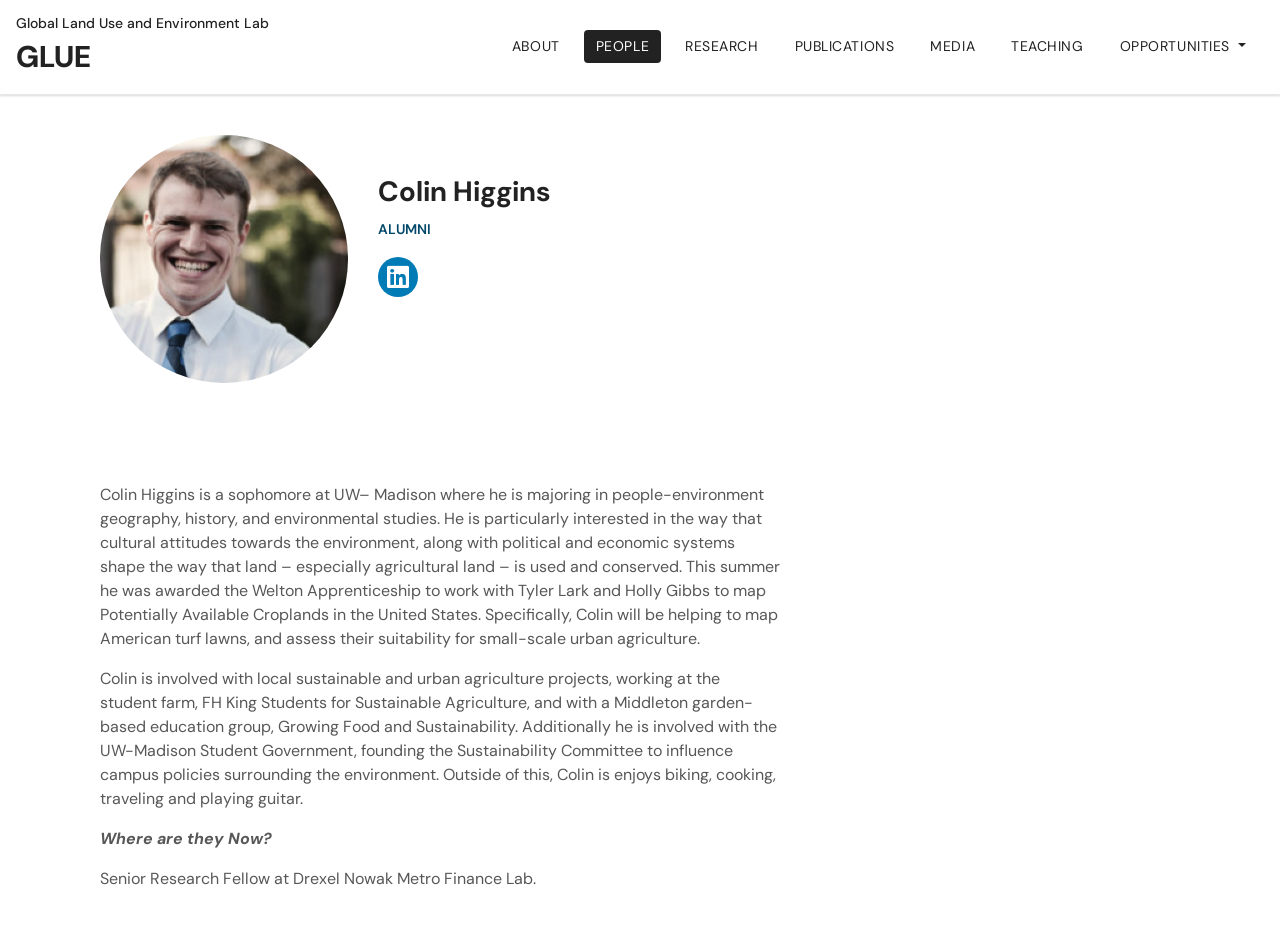
<file: colin-higgins.html>
<!doctype html>

<html lang="en">
<head>
	<!--Essential items -->
  	<meta charset="utf-8">
	<!-- Mobile specifications-->
	<meta content="width=device-width, intial-scale=1, maximum-scale=1" name=viewport>
	<!-- CSS-->
	<link rel="stylesheet" href="https://maxcdn.bootstrapcdn.com/bootstrap/4.0.0/css/bootstrap.min.css" integrity="sha384-Gn5384xqQ1aoWXA+058RXPxPg6fy4IWvTNh0E263XmFcJlSAwiGgFAW/dAiS6JXm" crossorigin="anonymous">

	<link href = "css/style.css" rel="stylesheet" type="text/css">
	<!-- Fonts-->
	<link href='https://fonts.googleapis.com/css?family=Lato:300,400,700' rel='stylesheet' type='text/css'>
	<!-- Favicon-->
	<link href="img/gibbs_ico.ico" rel="shortcut icon">
  <link href="https://cdnjs.cloudflare.com/ajax/libs/font-awesome/5.15.3/css/all.min.css" rel="stylesheet">
  <title>Gibbs Lab</title>
  <meta name="description" content="The HTML5 Herald">
  <meta name="author" content="SitePoint">

  <meta name="viewport" content="width=device-width, initial-scale=1, shrink-to-fit=no">

  <script
      
    ></script>


</head>
	
<body>

	<!-- Navigation -->
  <nav id="navbar" class="navbar navbar-expand-xl navbar-light bg-dark sticky-top">
    <a class="navbar-brand" href="index.html">
      <div class="logo_subheader">
        Global Land Use and Environment Lab
        <br>
      </div>
      <div class="logo_header">
        GLUE
        <br>
      </div>
    </a>
    <button id="toggle" class="navbar-toggler" type="button" data-toggle="collapse" data-target="#navbarNav">
      <span class="navbar-toggler-icon"></span>
    </button>
    <div class="collapse navbar-collapse text-left" id="navbarNav">
      <ul id = "navPills" class=" nav-pills navbar-nav ml-auto">    
        <li>
          <a href="index.html" class="btn btn-s-md btn-white m-b">ABOUT
          </a>
        </li>
        <li>
          <a href="people.html" class="btn btn-s-md btn-white m-b active">
            PEOPLE
          </a>
        </li>
        <li>
          <a href="research.html" class="btn btn-s-md btn-white m-b">RESEARCH
          </a>
        </li>
        <li>
          <a href="publications.html" class="btn btn-s-md btn-white m-b">PUBLICATIONS
          </a>
        </li>
        <li>
           <a href="media.html" class="btn btn-s-md btn-white m-b">
          MEDIA
          </a>
        </li>
        <li>
           <a href="teaching.html" class="btn btn-s-md btn-white m-b">
          TEACHING
          </a>
        </li> 
        <li>
          <div class="dropdown">
            <button class="btn btn-s-md btn-white m-b dropdown-toggle" type="button" id="dropdownMenuButton" data-toggle="dropdown" aria-haspopup="true" aria-expanded="false">
            OPPORTUNITIES
            </button>
            <div class="dropdown-menu" aria-labelledby="dropdownMenuButton">
              <a class="dropdown-item" href="opportunities.html">Opportunities</a>
              <a class="dropdown-item" href="welcome-to-madison.html">Welcome to Madison</a>
              <a class="dropdown-item" href="food-sustainability.html">Food sustainability <br>organizations in Madison</a>
            </div>
        </div>
        </li>            
      </ul> 
    </div>
  </nav>


<div class="page-container">


  <div class='container'>
    <div class='row'>

      <div class='col-md-3 col-sm-4'>
        <img class="img-fluid d-block headshot" src="bio_img/colin_higgins_bio_2.png">
      </div>
      <div class='col-md-9 col-sm-8'>

     <h2>Colin Higgins</h2>
        <a name="contact"></a>

        <p>

            <b class="bio-title">ALUMNI</b><br>
            <!-- <a class="bio-email" href="https://www.tslombard.com/elizabeth-johnson">www.tslombard.com/elizabeth-johnson</a><br> -->
            

            
            
     
            

        </p>

        <div class="bio-social-icons">
           


            <ul class="social-menu"> 
              <li><a href="https://www.linkedin.com/in/colin-t-higgins"><i class="fab fa-linkedin"></i></a></li> 
              <!-- <li><a href="https://scholar.google.com/citations?user=rQ3gg0YAAAAJ&hl=en&oi=sra"><i class="fab fa-google"></i></a></li> -->
           <!--    <li><a href="https://linkedin.com/"><i class="fab fa-researchgate"></i></a></li>  -->
         <!--      <li><a href="https://melanie-n-k.github.io/"><i class="fab fa-github"></i></a></li> -->
            </ul>

            </div>


      </div>

      
    </div>
  </div>

  <div class='container bioParagraph'>
    <div class='row'>

      
      
      <div class='col-md-8 bioParagraph'>
       
        <p>Colin Higgins is a sophomore at UW– Madison where he is majoring in people-environment geography, history, and environmental studies.  He is particularly interested in the way that cultural attitudes towards the environment, along with political and economic systems shape the way that land – especially agricultural land – is used and conserved.  This summer he was awarded the Welton Apprenticeship to work with Tyler Lark and Holly Gibbs to map Potentially Available Croplands in the United States. Specifically, Colin will be helping to map American turf lawns, and assess their suitability for small-scale urban agriculture.
        </p>


        <p>Colin is involved with local sustainable and urban agriculture projects, working at the student farm, FH King Students for Sustainable Agriculture, and with a Middleton garden-based education group, Growing Food and Sustainability.  Additionally he is involved with the UW-Madison Student Government, founding the Sustainability Committee to influence campus policies surrounding the environment.  Outside of this, Colin is enjoys biking, cooking, traveling and playing guitar.</p>

    

       
      

      
        

       


        


        <p><b><i>Where are they Now?</i></b>
        </p>

        <p>
         Senior Research Fellow at Drexel Nowak Metro Finance Lab.
        </p>

       
       

      

       

      






  








</div>
</div>
</div>
  <!--Carousel-->


 






	

  
  <script src="https://ajax.googleapis.com/ajax/libs/jquery/3.2.1/jquery.min.js" type="text/javascript"></script>
  <script src="js/main.js"></script>
  <script src="js/jquery-3.4.1.js"></script>
  <script
  src="https://code.jquery.com/jquery-3.5.1.js"
  integrity="sha256-QWo7LDvxbWT2tbbQ97B53yJnYU3WhH/C8ycbRAkjPDc="
  crossorigin="anonymous"></script>
  <script src="https://code.jquery.com/jquery-3.2.1.slim.min.js" integrity="sha384-KJ3o2DKtIkvYIK3UENzmM7KCkRr/rE9/Qpg6aAZGJwFDMVNA/GpGFF93hXpG5KkN" crossorigin="anonymous"></script>
  <script src="https://cdnjs.cloudflare.com/ajax/libs/popper.js/1.12.9/umd/popper.min.js" integrity="sha384-ApNbgh9B+Y1QKtv3Rn7W3mgPxhU9K/ScQsAP7hUibX39j7fakFPskvXusvfa0b4Q" crossorigin="anonymous"></script>
  <script src="https://maxcdn.bootstrapcdn.com/bootstrap/4.0.0/js/bootstrap.min.js" integrity="sha384-JZR6Spejh4U02d8jOt6vLEHfe/JQGiRRSQQxSfFWpi1MquVdAyjUar5+76PVCmYl" crossorigin="anonymous"></script>
  <script src="https://cdnjs.cloudflare.com/ajax/libs/jquery/2.1.3/jquery.min.js" type="text/javascript"></script>
</body>
</html>
</file>
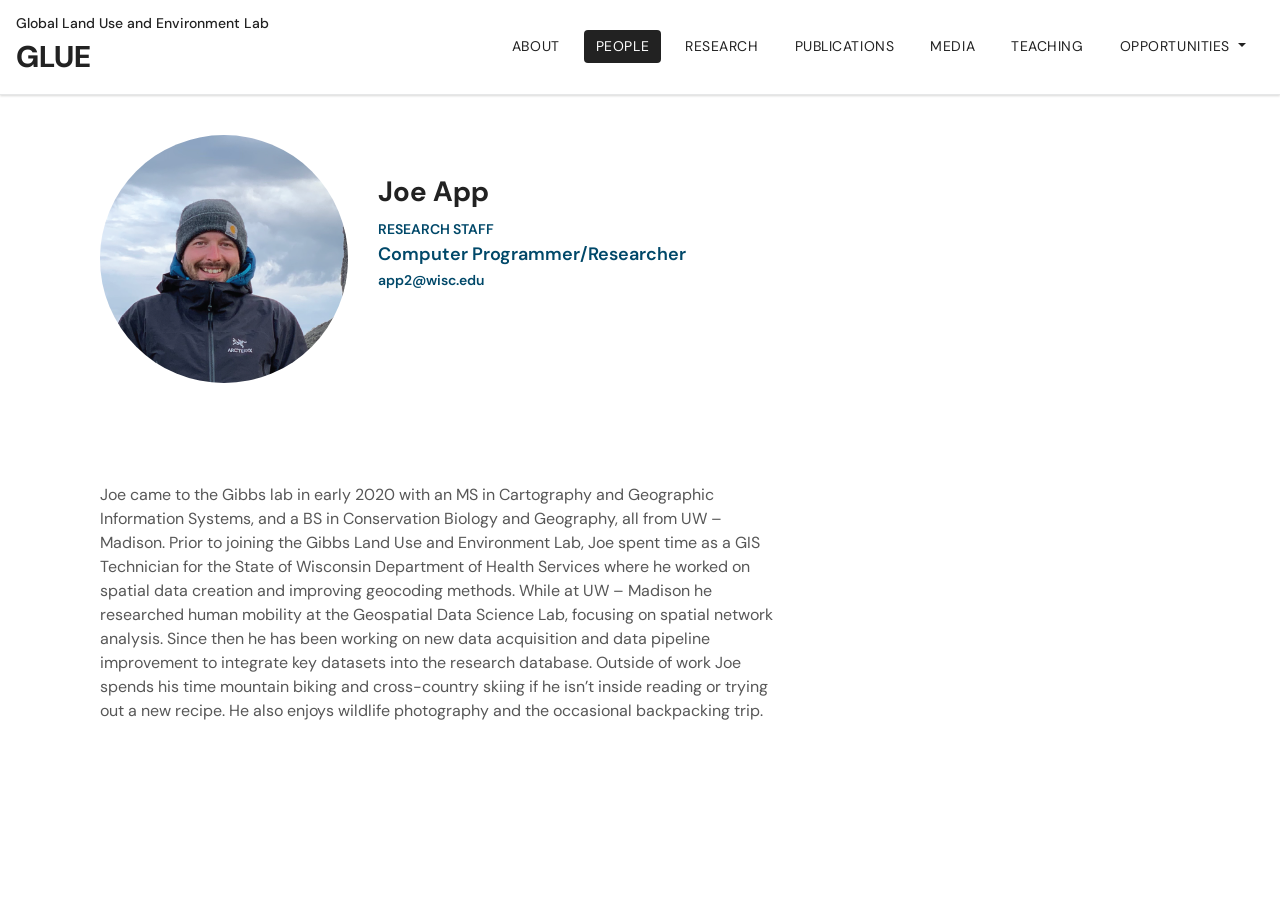
<file: coworking-nation.html>
<!doctype html>

<html lang="en">
<head>
	<!--Essential items -->
  	<meta charset="utf-8">
	<!-- Mobile specifications-->
	<meta content="width=device-width, intial-scale=1, maximum-scale=1" name=viewport>
	<!-- CSS-->
	<link rel="stylesheet" href="https://maxcdn.bootstrapcdn.com/bootstrap/4.0.0/css/bootstrap.min.css" integrity="sha384-Gn5384xqQ1aoWXA+058RXPxPg6fy4IWvTNh0E263XmFcJlSAwiGgFAW/dAiS6JXm" crossorigin="anonymous">

	<link href = "css/style.css" rel="stylesheet" type="text/css">
	<!-- Fonts-->
	<link href='https://fonts.googleapis.com/css?family=Lato:300,400,700' rel='stylesheet' type='text/css'>
	<!-- Favicon-->
	<link href="img/gibbs_ico.ico" rel="shortcut icon">
  <link href="https://cdnjs.cloudflare.com/ajax/libs/font-awesome/5.15.3/css/all.min.css" rel="stylesheet">
  <title>Gibbs Lab</title>
  <meta name="description" content="The HTML5 Herald">
  <meta name="author" content="SitePoint">

  <meta name="viewport" content="width=device-width, initial-scale=1, shrink-to-fit=no">



</head>
	
<body>

	<!-- Navigation -->
  <nav id="navbar" class="navbar navbar-expand-xl navbar-light bg-dark sticky-top">
    <a class="navbar-brand" href="index.html">
      <div class="logo_subheader">
        Global Land Use and Environment Lab
        <br>
      </div>
      <div class="logo_header">
        GLUE
        <br>
      </div>
    </a>
    <button id="toggle" class="navbar-toggler" type="button" data-toggle="collapse" data-target="#navbarNav">
      <span class="navbar-toggler-icon"></span>
    </button>
    <div class="collapse navbar-collapse text-left" id="navbarNav">
      <ul id = "navPills" class=" nav-pills navbar-nav ml-auto">    
        <li>
          <a href="index.html" class="btn btn-s-md btn-white m-b">ABOUT
          </a>
        </li>
        <li>
          <a href="people.html" class="btn btn-s-md btn-white m-b active">
            PEOPLE
          </a>
        </li>
        <li>
          <a href="research.html" class="btn btn-s-md btn-white m-b">RESEARCH
          </a>
        </li>
        <li>
          <a href="publications.html" class="btn btn-s-md btn-white m-b">PUBLICATIONS
          </a>
        </li>
        <li>
           <a href="media.html" class="btn btn-s-md btn-white m-b">
          MEDIA
          </a>
        </li>
        <li>
           <a href="teaching.html" class="btn btn-s-md btn-white m-b">
          TEACHING
          </a>
        </li> 
        <li>
          <div class="dropdown">
            <button class="btn btn-s-md btn-white m-b dropdown-toggle" type="button" id="dropdownMenuButton" data-toggle="dropdown" aria-haspopup="true" aria-expanded="false">
            OPPORTUNITIES
            </button>
            <div class="dropdown-menu" aria-labelledby="dropdownMenuButton">
              <a class="dropdown-item" href="opportunities.html">Opportunities</a>
              <a class="dropdown-item" href="welcome-to-madison.html">Welcome to Madison</a>
              <a class="dropdown-item" href="food-sustainability.html">Food sustainability <br>organizations in Madison</a>
            </div>
        </div>
        </li>            
      </ul> 
    </div>
  </nav>


<div class="page-container">


  <div class='container'>
    <div class='row'>

      <div class='col-md-3 col-sm-4'>
        <img class="img-fluid d-block headshot" src="bio_img/joe_app_bio.png">
      </div>
      <div class='col-md-9 col-sm-8'>

     <h2>Joe App</h2>
        <a name="contact"></a>

        <p>

            <b class="bio-title">RESEARCH STAFF</b><br>
            <b class="bio-subtitle">Computer Programmer/Researcher</b><br>
            <a class="bio-email" href="mailto:app2@wisc.edu">app2@wisc.edu</a><br>

        </p>

        <div class="bio-social-icons">
           
           <!-- <ul class="social-menu"> 
              <li><a href="https://www.linkedin.com/in/mjchristie/"><i class="fab fa-linkedin"></i></a></li> 
              <li><a href="https://scholar.google.com/citations?user=VW2e2CIAAAAJ&hl=en"><i class="fab fa-google"></i></a></li>
              <li><a href="https://linkedin.com/"><i class="fab fa-researchgate"></i></a></li> 
              <li><a href="https://github.com/christiemj09"><i class="fab fa-github"></i></a></li>
            </ul> -->
            
            </div>


      </div>

      
    </div>
  </div>

  <div class='container bioParagraph'>
    <div class='row'>

      
      
      <div class='col-md-8 bioParagraph'>
       
        <p>Joe came to the Gibbs lab in early 2020 with an MS in Cartography and Geographic Information Systems, and a BS in Conservation Biology and Geography, all from UW – Madison. Prior to joining the Gibbs Land Use and Environment Lab, Joe spent time as a GIS Technician for the State of Wisconsin Department of Health Services where he worked on spatial data creation and improving geocoding methods. While at UW – Madison he researched human mobility at the Geospatial Data Science Lab, focusing on spatial network analysis. Since then he has been working on new data acquisition and data pipeline improvement to integrate key datasets into the research database. Outside of work Joe spends his time mountain biking and cross-country skiing if he isn’t inside reading or trying out a new recipe. He also enjoys wildlife photography and the occasional backpacking trip.
        </p>

       

       

      






  








</div>
</div>
</div>
  <!--Carousel-->


 






	

  
  <script src="https://ajax.googleapis.com/ajax/libs/jquery/3.2.1/jquery.min.js" type="text/javascript"></script>
  <script src="js/main.js"></script>
  <script src="js/jquery-3.4.1.js"></script>
  <script
  src="https://code.jquery.com/jquery-3.5.1.js"
  integrity="sha256-QWo7LDvxbWT2tbbQ97B53yJnYU3WhH/C8ycbRAkjPDc="
  crossorigin="anonymous"></script>
  <script src="https://code.jquery.com/jquery-3.2.1.slim.min.js" integrity="sha384-KJ3o2DKtIkvYIK3UENzmM7KCkRr/rE9/Qpg6aAZGJwFDMVNA/GpGFF93hXpG5KkN" crossorigin="anonymous"></script>
  <script src="https://cdnjs.cloudflare.com/ajax/libs/popper.js/1.12.9/umd/popper.min.js" integrity="sha384-ApNbgh9B+Y1QKtv3Rn7W3mgPxhU9K/ScQsAP7hUibX39j7fakFPskvXusvfa0b4Q" crossorigin="anonymous"></script>
  <script src="https://maxcdn.bootstrapcdn.com/bootstrap/4.0.0/js/bootstrap.min.js" integrity="sha384-JZR6Spejh4U02d8jOt6vLEHfe/JQGiRRSQQxSfFWpi1MquVdAyjUar5+76PVCmYl" crossorigin="anonymous"></script>
  <script src="https://cdnjs.cloudflare.com/ajax/libs/jquery/2.1.3/jquery.min.js" type="text/javascript"></script>
</body>
</html>
</file>
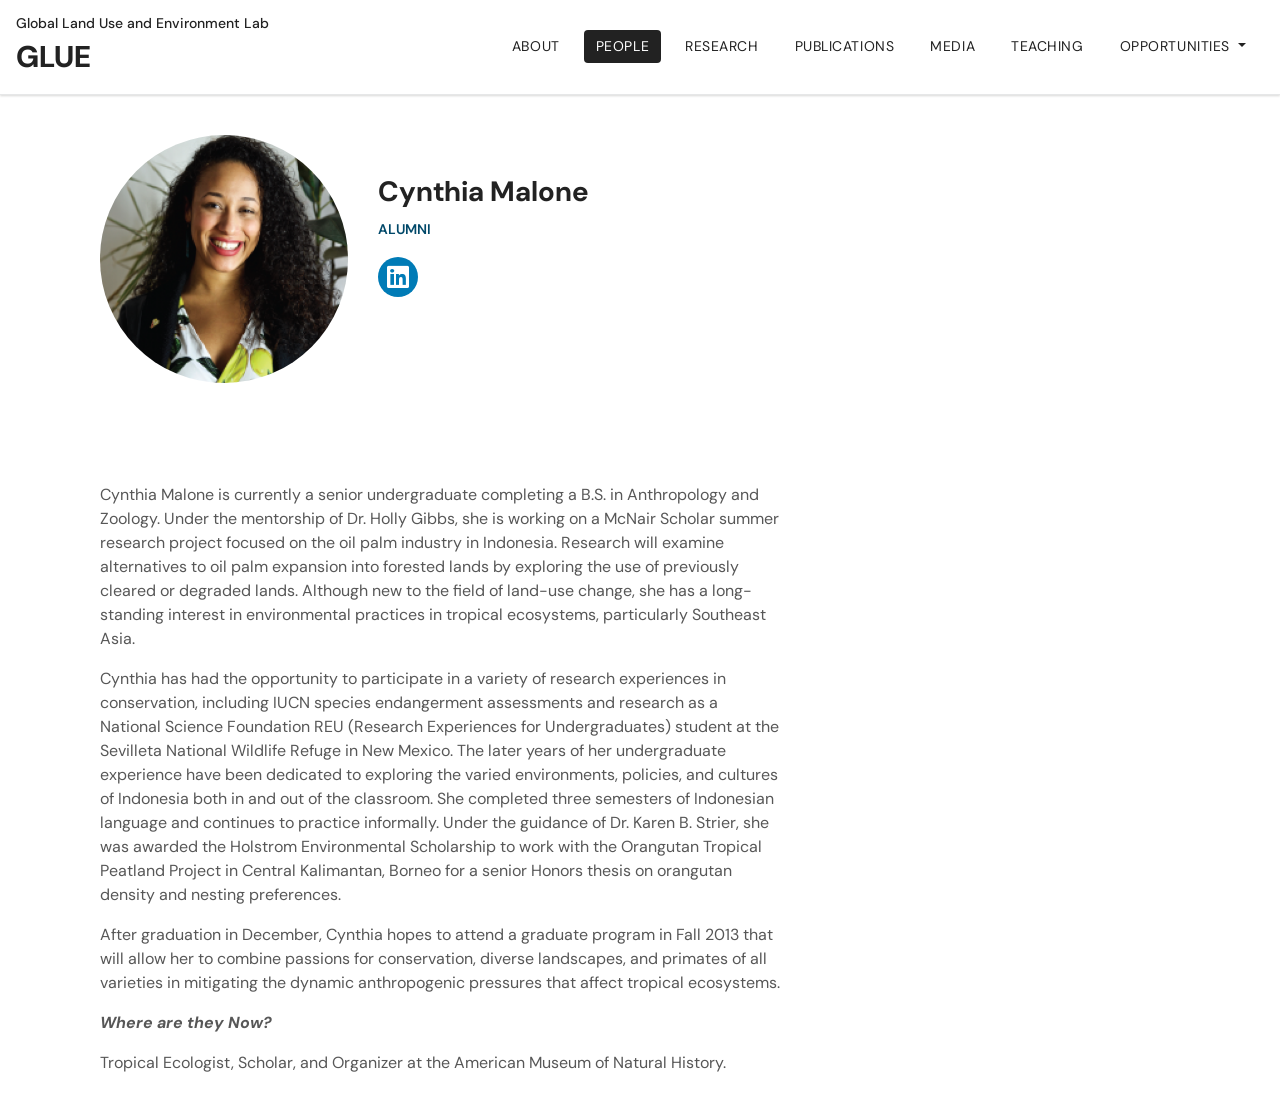
<file: cynthia-malone.html>
<!doctype html>

<html lang="en">
<head>
	<!--Essential items -->
  	<meta charset="utf-8">
	<!-- Mobile specifications-->
	<meta content="width=device-width, intial-scale=1, maximum-scale=1" name=viewport>
	<!-- CSS-->
	<link rel="stylesheet" href="https://maxcdn.bootstrapcdn.com/bootstrap/4.0.0/css/bootstrap.min.css" integrity="sha384-Gn5384xqQ1aoWXA+058RXPxPg6fy4IWvTNh0E263XmFcJlSAwiGgFAW/dAiS6JXm" crossorigin="anonymous">

	<link href = "css/style.css" rel="stylesheet" type="text/css">
	<!-- Fonts-->
	<link href='https://fonts.googleapis.com/css?family=Lato:300,400,700' rel='stylesheet' type='text/css'>
	<!-- Favicon-->
	<link href="img/gibbs_ico.ico" rel="shortcut icon">
  <link href="https://cdnjs.cloudflare.com/ajax/libs/font-awesome/5.15.3/css/all.min.css" rel="stylesheet">
  <title>Gibbs Lab</title>
  <meta name="description" content="The HTML5 Herald">
  <meta name="author" content="SitePoint">

  <meta name="viewport" content="width=device-width, initial-scale=1, shrink-to-fit=no">

  <script
      
    ></script>


</head>
	
<body>

	<!-- Navigation -->
  <nav id="navbar" class="navbar navbar-expand-xl navbar-light bg-dark sticky-top">
    <a class="navbar-brand" href="index.html">
      <div class="logo_subheader">
        Global Land Use and Environment Lab
        <br>
      </div>
      <div class="logo_header">
        GLUE
        <br>
      </div>
    </a>
    <button id="toggle" class="navbar-toggler" type="button" data-toggle="collapse" data-target="#navbarNav">
      <span class="navbar-toggler-icon"></span>
    </button>
    <div class="collapse navbar-collapse text-left" id="navbarNav">
      <ul id = "navPills" class=" nav-pills navbar-nav ml-auto">    
        <li>
          <a href="index.html" class="btn btn-s-md btn-white m-b">ABOUT
          </a>
        </li>
        <li>
          <a href="people.html" class="btn btn-s-md btn-white m-b active">
            PEOPLE
          </a>
        </li>
        <li>
          <a href="research.html" class="btn btn-s-md btn-white m-b">RESEARCH
          </a>
        </li>
        <li>
          <a href="publications.html" class="btn btn-s-md btn-white m-b">PUBLICATIONS
          </a>
        </li>
        <li>
           <a href="media.html" class="btn btn-s-md btn-white m-b">
          MEDIA
          </a>
        </li>
        <li>
           <a href="teaching.html" class="btn btn-s-md btn-white m-b">
          TEACHING
          </a>
        </li> 
        <li>
          <div class="dropdown">
            <button class="btn btn-s-md btn-white m-b dropdown-toggle" type="button" id="dropdownMenuButton" data-toggle="dropdown" aria-haspopup="true" aria-expanded="false">
            OPPORTUNITIES
            </button>
            <div class="dropdown-menu" aria-labelledby="dropdownMenuButton">
              <a class="dropdown-item" href="opportunities.html">Opportunities</a>
              <a class="dropdown-item" href="welcome-to-madison.html">Welcome to Madison</a>
              <a class="dropdown-item" href="food-sustainability.html">Food sustainability <br>organizations in Madison</a>
            </div>
        </div>
        </li>            
      </ul> 
    </div>
  </nav>


<div class="page-container">


  <div class='container'>
    <div class='row'>

      <div class='col-md-3 col-sm-4'>
        <img class="img-fluid d-block headshot" src="bio_img/cynthia_malone_bio_3.png">
      </div>
      <div class='col-md-9 col-sm-8'>

     <h2>Cynthia Malone</h2>
        <a name="contact"></a>

        <p>

            <b class="bio-title">ALUMNI</b><br>
            <!-- <a class="bio-email" href="https://www.tslombard.com/elizabeth-johnson">www.tslombard.com/elizabeth-johnson</a><br> -->
            

            
            
     
            

        </p>

        <div class="bio-social-icons">
           


            <ul class="social-menu"> 
              <li><a href="https://www.linkedin.com/in/cynthia-malone-70855370"><i class="fab fa-linkedin"></i></a></li> 
              <!-- <li><a href="https://scholar.google.com/citations?user=rQ3gg0YAAAAJ&hl=en&oi=sra"><i class="fab fa-google"></i></a></li> -->
           <!--    <li><a href="https://linkedin.com/"><i class="fab fa-researchgate"></i></a></li>  -->
         <!--      <li><a href="https://melanie-n-k.github.io/"><i class="fab fa-github"></i></a></li> -->
            </ul>

            </div>


      </div>

      
    </div>
  </div>

  <div class='container bioParagraph'>
    <div class='row'>

      
      
      <div class='col-md-8 bioParagraph'>
       
        <p>Cynthia Malone is currently a senior undergraduate completing a B.S. in Anthropology and Zoology. Under the mentorship of Dr. Holly Gibbs, she is working on a McNair Scholar summer research project focused on the oil palm industry in Indonesia. Research will examine alternatives to oil palm expansion into forested lands by exploring the use of previously cleared or degraded lands. Although new to the field of land-use change, she has a long-standing interest in environmental practices in tropical ecosystems, particularly Southeast Asia. 
        </p>


        <p>Cynthia has had the opportunity to participate in a variety of research experiences in conservation, including IUCN species endangerment assessments and research as a National Science Foundation REU (Research Experiences for Undergraduates) student at the Sevilleta National Wildlife Refuge in New Mexico. The later years of her undergraduate experience have been dedicated to exploring the varied environments, policies, and cultures of Indonesia both in and out of the classroom. She completed three semesters of Indonesian language and continues to practice informally. Under the guidance of Dr. Karen B. Strier, she was awarded the Holstrom Environmental Scholarship to work with the Orangutan Tropical Peatland Project in Central Kalimantan, Borneo for a senior Honors thesis on orangutan density and nesting preferences.</p>

        <p>After graduation in December, Cynthia hopes to attend a graduate program in Fall 2013 that will allow her to combine passions for conservation, diverse landscapes, and primates of all varieties in mitigating the dynamic anthropogenic pressures that affect tropical ecosystems.</p>



       
      

      
        

       


        


        <p><b><i>Where are they Now?</i></b>
        </p>

        <p>
         Tropical Ecologist, Scholar, and Organizer at the American Museum of Natural History.
        </p>

       
       

      

       

      






  








</div>
</div>
</div>
  <!--Carousel-->


 






	

  
  <script src="https://ajax.googleapis.com/ajax/libs/jquery/3.2.1/jquery.min.js" type="text/javascript"></script>
  <script src="js/main.js"></script>
  <script src="js/jquery-3.4.1.js"></script>
  <script
  src="https://code.jquery.com/jquery-3.5.1.js"
  integrity="sha256-QWo7LDvxbWT2tbbQ97B53yJnYU3WhH/C8ycbRAkjPDc="
  crossorigin="anonymous"></script>
  <script src="https://code.jquery.com/jquery-3.2.1.slim.min.js" integrity="sha384-KJ3o2DKtIkvYIK3UENzmM7KCkRr/rE9/Qpg6aAZGJwFDMVNA/GpGFF93hXpG5KkN" crossorigin="anonymous"></script>
  <script src="https://cdnjs.cloudflare.com/ajax/libs/popper.js/1.12.9/umd/popper.min.js" integrity="sha384-ApNbgh9B+Y1QKtv3Rn7W3mgPxhU9K/ScQsAP7hUibX39j7fakFPskvXusvfa0b4Q" crossorigin="anonymous"></script>
  <script src="https://maxcdn.bootstrapcdn.com/bootstrap/4.0.0/js/bootstrap.min.js" integrity="sha384-JZR6Spejh4U02d8jOt6vLEHfe/JQGiRRSQQxSfFWpi1MquVdAyjUar5+76PVCmYl" crossorigin="anonymous"></script>
  <script src="https://cdnjs.cloudflare.com/ajax/libs/jquery/2.1.3/jquery.min.js" type="text/javascript"></script>
</body>
</html>
</file>
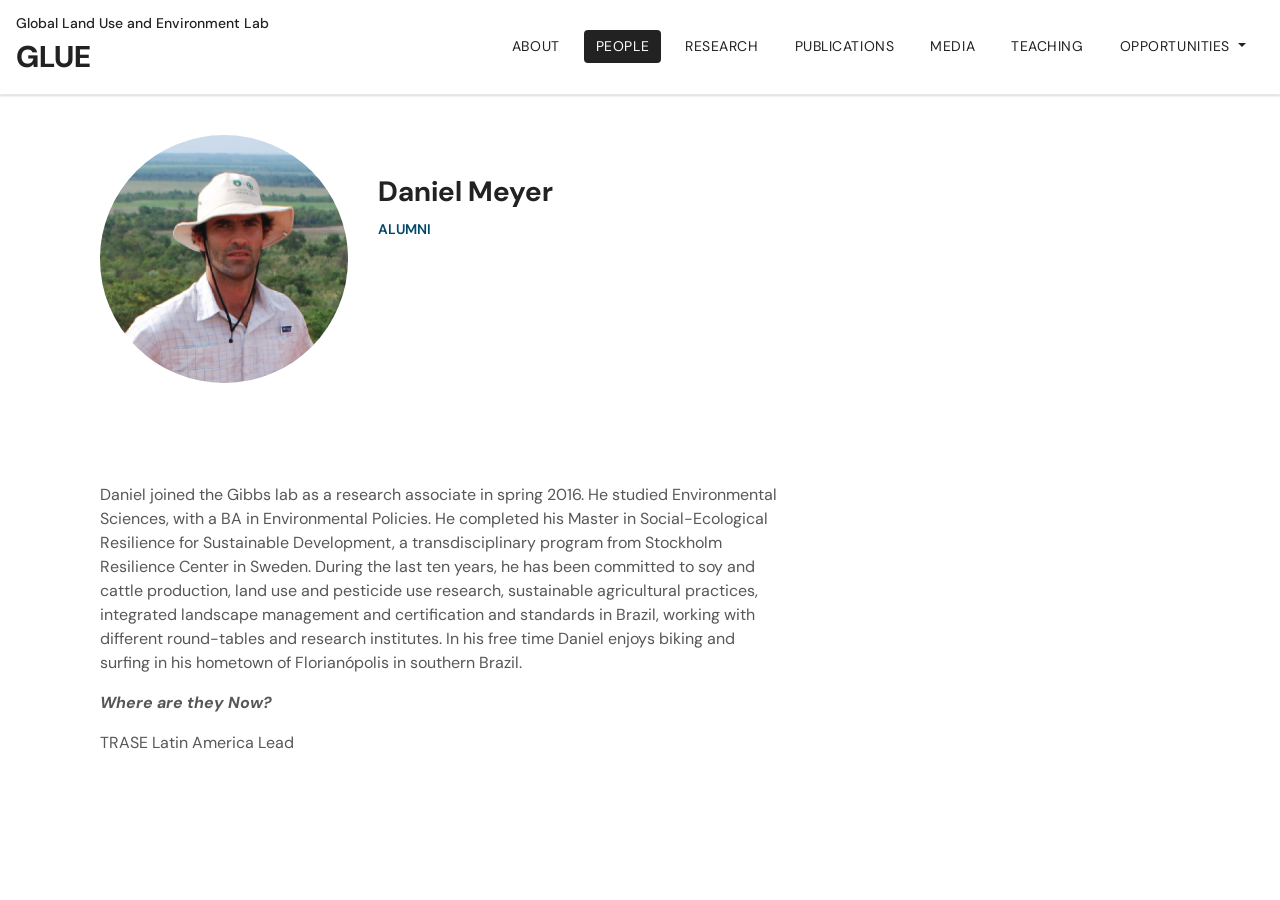
<file: daniel-meyer.html>
<!doctype html>

<html lang="en">
<head>
	<!--Essential items -->
  	<meta charset="utf-8">
	<!-- Mobile specifications-->
	<meta content="width=device-width, intial-scale=1, maximum-scale=1" name=viewport>
	<!-- CSS-->
	<link rel="stylesheet" href="https://maxcdn.bootstrapcdn.com/bootstrap/4.0.0/css/bootstrap.min.css" integrity="sha384-Gn5384xqQ1aoWXA+058RXPxPg6fy4IWvTNh0E263XmFcJlSAwiGgFAW/dAiS6JXm" crossorigin="anonymous">

	<link href = "css/style.css" rel="stylesheet" type="text/css">
	<!-- Fonts-->
	<link href='https://fonts.googleapis.com/css?family=Lato:300,400,700' rel='stylesheet' type='text/css'>
	<!-- Favicon-->
	<link href="img/gibbs_ico.ico" rel="shortcut icon">
  <link href="https://cdnjs.cloudflare.com/ajax/libs/font-awesome/5.15.3/css/all.min.css" rel="stylesheet">
  <title>Gibbs Lab</title>
  <meta name="description" content="The HTML5 Herald">
  <meta name="author" content="SitePoint">

  <meta name="viewport" content="width=device-width, initial-scale=1, shrink-to-fit=no">

  <script
      
    ></script>


</head>
	
<body>

	<!-- Navigation -->
  <nav id="navbar" class="navbar navbar-expand-xl navbar-light bg-dark sticky-top">
    <a class="navbar-brand" href="index.html">
      <div class="logo_subheader">
        Global Land Use and Environment Lab
        <br>
      </div>
      <div class="logo_header">
        GLUE
        <br>
      </div>
    </a>
    <button id="toggle" class="navbar-toggler" type="button" data-toggle="collapse" data-target="#navbarNav">
      <span class="navbar-toggler-icon"></span>
    </button>
    <div class="collapse navbar-collapse text-left" id="navbarNav">
      <ul id = "navPills" class=" nav-pills navbar-nav ml-auto">    
        <li>
          <a href="index.html" class="btn btn-s-md btn-white m-b">ABOUT
          </a>
        </li>
        <li>
          <a href="people.html" class="btn btn-s-md btn-white m-b active">
            PEOPLE
          </a>
        </li>
        <li>
          <a href="research.html" class="btn btn-s-md btn-white m-b">RESEARCH
          </a>
        </li>
        <li>
          <a href="publications.html" class="btn btn-s-md btn-white m-b">PUBLICATIONS
          </a>
        </li>
        <li>
           <a href="media.html" class="btn btn-s-md btn-white m-b">
          MEDIA
          </a>
        </li>
        <li>
           <a href="teaching.html" class="btn btn-s-md btn-white m-b">
          TEACHING
          </a>
        </li> 
        <li>
          <div class="dropdown">
            <button class="btn btn-s-md btn-white m-b dropdown-toggle" type="button" id="dropdownMenuButton" data-toggle="dropdown" aria-haspopup="true" aria-expanded="false">
            OPPORTUNITIES
            </button>
            <div class="dropdown-menu" aria-labelledby="dropdownMenuButton">
              <a class="dropdown-item" href="opportunities.html">Opportunities</a>
              <a class="dropdown-item" href="welcome-to-madison.html">Welcome to Madison</a>
              <a class="dropdown-item" href="food-sustainability.html">Food sustainability <br>organizations in Madison</a>
            </div>
        </div>
        </li>            
      </ul> 
    </div>
  </nav>


<div class="page-container">


  <div class='container'>
    <div class='row'>

      <div class='col-md-3 col-sm-4'>
        <img class="img-fluid d-block headshot" src="bio_img/daniel_meyer_bio.png">
      </div>
      <div class='col-md-9 col-sm-8'>

     <h2>Daniel Meyer</h2>
        <a name="contact"></a>

        <p>

            <b class="bio-title">ALUMNI</b><br>
            <!-- <a class="bio-email" href="https://www.tslombard.com/elizabeth-johnson">www.tslombard.com/elizabeth-johnson</a><br> -->
            

            
            
     
            

        </p>

        <div class="bio-social-icons">
           


            <ul class="social-menu"> 
              <!-- <li><a href="https://www.linkedin.com/in/giso6150/"><i class="fab fa-linkedin"></i></a></li>  -->
              <!-- <li><a href="https://scholar.google.com/citations?user=rQ3gg0YAAAAJ&hl=en&oi=sra"><i class="fab fa-google"></i></a></li> -->
           <!--    <li><a href="https://linkedin.com/"><i class="fab fa-researchgate"></i></a></li>  -->
         <!--      <li><a href="https://melanie-n-k.github.io/"><i class="fab fa-github"></i></a></li> -->
            </ul>

            </div>


      </div>

      
    </div>
  </div>

  <div class='container bioParagraph'>
    <div class='row'>

      
      
      <div class='col-md-8 bioParagraph'>
       
        <p>Daniel joined the Gibbs lab as a research associate in spring 2016. He studied Environmental Sciences, with a BA in Environmental Policies. He completed his Master in Social-Ecological Resilience for Sustainable Development, a transdisciplinary program from Stockholm Resilience Center in Sweden. During the last ten years, he has been committed to soy and cattle production, land use and pesticide use research, sustainable agricultural practices, integrated landscape management and certification and standards in Brazil, working with different round-tables and research institutes. In his free time Daniel enjoys biking and surfing in his hometown of Florianópolis in southern Brazil.
        </p>



       
      

      
        

       


        


        <p><b><i>Where are they Now?</i></b>
        </p>

        <p>
         TRASE Latin America Lead
        </p>

       
       

      

       

      






  








</div>
</div>
</div>
  <!--Carousel-->


 






	

  
  <script src="https://ajax.googleapis.com/ajax/libs/jquery/3.2.1/jquery.min.js" type="text/javascript"></script>
  <script src="js/main.js"></script>
  <script src="js/jquery-3.4.1.js"></script>
  <script
  src="https://code.jquery.com/jquery-3.5.1.js"
  integrity="sha256-QWo7LDvxbWT2tbbQ97B53yJnYU3WhH/C8ycbRAkjPDc="
  crossorigin="anonymous"></script>
  <script src="https://code.jquery.com/jquery-3.2.1.slim.min.js" integrity="sha384-KJ3o2DKtIkvYIK3UENzmM7KCkRr/rE9/Qpg6aAZGJwFDMVNA/GpGFF93hXpG5KkN" crossorigin="anonymous"></script>
  <script src="https://cdnjs.cloudflare.com/ajax/libs/popper.js/1.12.9/umd/popper.min.js" integrity="sha384-ApNbgh9B+Y1QKtv3Rn7W3mgPxhU9K/ScQsAP7hUibX39j7fakFPskvXusvfa0b4Q" crossorigin="anonymous"></script>
  <script src="https://maxcdn.bootstrapcdn.com/bootstrap/4.0.0/js/bootstrap.min.js" integrity="sha384-JZR6Spejh4U02d8jOt6vLEHfe/JQGiRRSQQxSfFWpi1MquVdAyjUar5+76PVCmYl" crossorigin="anonymous"></script>
  <script src="https://cdnjs.cloudflare.com/ajax/libs/jquery/2.1.3/jquery.min.js" type="text/javascript"></script>
</body>
</html>
</file>
<file: css/style.css>
@import url('https://fonts.googleapis.com/css2?family=Varta:wght@300&display=swap');

@import url('https://fonts.googleapis.com/css2?family=Raleway:wght@300&display=swap');

@import url('https://fonts.googleapis.com/css2?family=Barlow:wght@300&display=swap');

@import url('https://fonts.googleapis.com/css2?family=Gudea&display=swap');

@import url('https://fonts.googleapis.com/css2?family=Gudea:ital@1&display=swap');

@import url('https://fonts.googleapis.com/css2?family=Gudea:wght@700&display=swap');

@import url('https://fonts.googleapis.com/css2?family=Karla&display=swap');

@import url('https://fonts.googleapis.com/css2?family=Benne&family=Martel+Sans:wght@200;300;400;600;700;800;900&display=swap');

@import url('https://fonts.googleapis.com/css2?family=Raleway:ital,wght@0,100;0,200;0,300;0,400;0,500;0,600;0,700;0,800;0,900;1,100;1,200;1,300;1,400;1,500;1,600;1,700;1,800;1,900&display=swap');

@import url('https://fonts.googleapis.com/css2?family=Quicksand:wght@300..700&display=swap');

@import url('https://fonts.googleapis.com/css2?family=DM+Sans:ital,opsz,wght@0,9..40,100..1000;1,9..40,100..1000&family=Quicksand:wght@300..700&display=swap');

body {
	width:auto;
	letter-spacing: normal;
	font-family: 'DM Sans', sans-serif;
	font-size:16px;
  background-color:#ffffff !important;
  color: #575757;
}

body::-webkit-scrollbar {
    width: .75em;
    border-radius: 8px;
}
 
body::-webkit-scrollbar-track {
    -webkit-box-shadow: inset 0 0 6px rgba(0,0,0,0.3);
    border-radius: 8px;
}
 
body::-webkit-scrollbar-thumb {
  background-color: darkgrey;
  outline: 1px solid slategrey;
  border-radius: 8px;
}

h1 {
  padding-bottom:8px;
  color: #222222;
  font-size:36px;
  font-weight: 700 !important
}



h2 {
 font-size:28px;
 color:#222222 !important;
 font-weight: 700 !important
}

h5 {
font-size:18px !important;
}



a {
  color:#004869;
}

a:hover, a:active {
  text-decoration:none;
  color: #333;
}

p {
   /*margin-bottom: 20px;
  font-family: 'Raleway', sans-serif;
  font-size: 16px;
  font-weight: 400;
  line-height: 1.8em;
  letter-spacing: normal;
  color:#383f45;*/

}

a {
  color:#222222
}

b {
  font-weight: 700;

}


a:hover{
  color:#2E86C1 
}

.page-container {
  width: inherit;
  max-width: 100%;
  margin: auto;   
}


.container {
  padding-right:30px !important;
  padding-left:30px !important;
  padding-top:40px;
  padding-bottom:20px;
  margin-right:auto;
  margin-left:auto;
}

.container.more-media {
  padding-right:30px !important;
  padding-left:30px !important;
  padding-top:10px;
  padding-bottom:20px;
  margin-right:auto;
  margin-left:auto;
}

.col-md-8 {
  padding-top:40px;
  padding-right: 45px;
  padding-left: 15px;
}

.col-md-4 {
  padding-top:40px;
  padding-right: 15px;
  padding-left: 15px;
}


.img {
  position: relative;
  width: 100px;
  height:100px;
  background-position: 50% 50%;
}


.btn-group input[type="radio"] {
  opacity: 0;
  position: fixed;
  width: 0;
}

/* Logo */
.logo_subheader {
  font-size: 14px;
  font-weight:500 !important;
  color:#222222;
}

.logo_header {
  font-size: 30px;
  font-weight:800 !important;
  font: Raleway, sans-serif;
  color:#222222;

}

/* delete? */
.introHomePage{
  font-size: 16px;
  font-weight:800 !important;
  color: #222222 !important
}

/* ------------------------------Home Page------------------------------*/

/* 'who we are' heading */
.who-we-are p {
  font-size:16px !important;
  font-weight:500;
  line-height:32px;
}

.more_news_link_people {
  font-size:18px !important;
}

/* ------------------------------News Scroll------------------------------*/

#inTheNewsHeading {
  font-size:26px;
}

#newsContainer {
  height:400px;
  overflow-y: scroll;
  border-width:0px;  
  padding-left:0px !important;
}

/* News Scroll */
.newsDate {
  font-size: 12px;
  color:#222222 !important;

}

.newsMainContent {
  font-size: 12px;
  color:#383f45;
}


#newsContainer::-webkit-scrollbar {
  width: .75em;
  border-radius: 8px;
}
 
#newsContainer::-webkit-scrollbar-track {
  -webkit-box-shadow: inset 0 0 6px rgba(0,0,0,0.3);
  border-radius: 8px;
}
 
#newsContainer::-webkit-scrollbar-thumb {
  background-color: darkgrey;
  outline: 1px solid slategrey;
  border-radius: 8px;
}

.list-group {
  float:center;
}

.list-group-item {
  border-left:none;
  border-right:none;
  border-top:none;
  border-bottom:none;
  background-color:#ffffff;
  padding: 10px 30px 18px 0px !important;
  color:#403F3F !important;
  letter-spacing:.04em;
}


/* ------------------------------Navigation------------------------------*/

/*  Navigation pills */

#navPills li{
  padding:6px 6px 6px 6px !important;
  font-size: 14px !important;
}

#nav-pills ul{

  
}

/*  Navigation pills text*/
.btn.btn-s-md.btn-white.m-b {
  font-size: 14px !important;
  letter-spacing: .04em;
}

.navbar {
  background-color:#ffffff !important;    
  padding-bottom:10px;
  border-bottom:1px solid #E6E7E8;
  -webkit-box-shadow: 0px 1px 2px rgba(159,159,155,0.4)
}


#toggle {
    background-color:none;
    color:black;
}

.nav-item {
  text-align: right;
  padding:0px 10px 0px 10px
}

.nav-link {
  text-align:left;
  font-size:14px;
  color:#222222 !important;    
}

#navbarNav {

}


.dropdown:hover>.dropdown-menu {
  display: block;
}

.dropdown-item {
  font-size:14px;
  white-space: pre-wrap;
  padding-top:8px;
  padding-bottom:8px;
}

.dropdown-menu.show {
 
}

.dropdown-menu{

    white-space: normal;
}





/*.dropdown-menu.show {
  max-width:250px;

  margin-left:-20px;
}

.dropdown-item {
  font-size:12px;
}


/*.navbar-toggler-icon {
  border-color:red!important;
  color:red !important
}

.navbar-toggler{
  color:red;
}


.navbar.toggler.collapsed .page-container{
    background-color: blue   
}
*/


.col-lg-4.col-md-6.p-4{
  overflow:hidden !important
}


/* ------------------------------Carousel------------------------------*/

.col-md-12.carousel {
  width:100% !important;
  padding-left:0px !important;
}



/* carousel */
.container-fluid {
  background:#373737
}

.carousel {
  opacity:.8;
}

.carousel-caption {
  position: relative;
  left: 0;
  top: 0;
  background-color: #000a06;
  opacity:1;
  color:white !important;
  height:125px;
  font-size:16px !important;
}

.carousel-item img {
  width:100% !important;
} 

.carousel-control-prev-icon,
.carousel-control-next-icon {
  height: 28px;
  width: 28px;
  outline: black;
  background-size: 100%, 100%;
  border: 5px solid black;
  background-color: black
}

.carousel-fade .carousel-item {
  opacity: 0;
  transition: opacity ease-out .7s;
}

.carousel-fade .carousel-item.active,
.carousel-fade .carousel-item-next.carousel-item-left,
.carousel-fade .carousel-item-prev.carousel-item-right {
  opacity: 1;
}

.carousel-fade .active.carousel-item-left,
.carousel-fade .active.carousel-item-right {
  opacity: 0;
}

.carousel-fade .carousel-item-next,
.carousel-fade .carousel-item-prev,
.carousel-fade .carousel-item.active,
.carousel-fade .active.carousel-item-left,
.carousel-fade .active.carousel-item-prev {
  transform: translateX(0);
  transform: translate3d(0, 0, 0);
}

.carousel-indicators > li {
  width: 10px;
  height: 10px;
  border-radius: 50%;
}


/* ------------------------------People Page ------------------------------*/

/*  container for people photos */

.col-md-10.introduction {
  font-size:16px;
  font-weight:300;
  padding-bottom:20px;
}

#people-container {
    padding-top:10px;
    padding-left:70px !important;
    padding-right:70px !important;
  }


.col-6.col-md-4.p-4.lead-scientist {


}
#vid {
  padding-top:0px !important;
}


/*  Bio info container (name, title) */
.bio-holder {
  padding-top:10px;
}

/*  Bio name */
.people_name {
  padding-top:2px;
  font-size: 20px;
  color:#222222 !important
}

/*  Bio title */
.mb-0 {
  color:#383f45 !important;
  font-size:14px;
  font-weight:400 !important;
  text-transform: uppercase
}



/*  Bio image container */
.img-holder {
  max-width: 200px;
  max-height: 200px;
  overflow: hidden !important;
  margin:0 auto !important;
  box-shadow: 0px 3px 15px rgba(0,0,0,0.2);
  border-radius: 50% !important;
  transform: translateZ(0px); /* force GPU rendering */
  border:.5px solid gray;
}

.img-fluid.d-block.mx-auto{
  transition: all 0.125s;

  height: 100%;
  cursor: pointer;
}




/*  Scaling bio image on hover */
.img-fluid.d-block.mx-auto:hover {
  -webkit-transform: scale(1.1);
  -webkit-transition: all 0.125s ease-in-out 0s;
  -moz-transition: all 0.125s ease-in-out 0s;
  -ms-transition: all 0.125s ease-in-out 0s;
  -o-transition: all 0.125s ease-in-out 0s;
  transition: all 0.125s ease-in-out 0s;
}

.img-fluid.d-block.mb-3.mx-auto:focus {
  -webkit-transform: scale(1.1);
  -webkit-transition: all 0.125s ease-in-out 0s;
  -moz-transition: all 0.125s ease-in-out 0s;
  -ms-transition: all 0.125s ease-in-out 0s;
  -o-transition: all 0.125s ease-in-out 0s;
  transition: all 0.125s ease-in-out 0s;
}


/* ------------------------------Team Page ------------------------------*/
.col-10.team {
  padding-bottom:10%;
  max-width:70%;
}

/* ------------------------------People Sub-Page (individual people pages)------------------------------*/

/*  project title  */
h2.project_title {
  font-weight: 300 !important;
  font-size:28px !important;
  font-spacing:1px !important;
  text-transform: uppercase !important;
  margin-bottom: 12px !important;

}

.row.project_content{
    flex-direction: row-reverse;
}


.project_description {
  line-height: 1.8em !important;
  font-size:16px !important;
  font-weight: 200 !important;
  font-style: normal;


}




/*  bio info container  */
.col-md-9.col-sm-8 {
  padding-top:40px;
}

/*  bio headshot */
.img-fluid.d-block.headshot {
  border-radius : 50%;
  max-width: auto !important;
  max-height: auto !important;
}

/*  bio social media icons */
.bio-social-icons{
  display:inline-block;
}

.social-menu {
  display: flex;
  list-style-type: none;
}
 
.social-menu i {
  color: #fff;
  width: 40px;
  height: 40px;
  border-radius: 50%;
  font-size: 25px;
  margin-right: 10px;
  transition: all 0.2s ease-in-out;
  display: flex;
  justify-content: center;
}

ul.social-menu{
  padding-left:0px;
}

.social-menu i:before {
  display: flex;
  flex-flow: row nowrap;
  align-items: center;
}

.social-menu a {
  text-decoration: none;
}

.fa-facebook {
  background:#3b5998
} 

.fa-linkedin {
  background:#007bb6
}

.fa-google {
  background:#4285F4
}

.fa-researchgate {
  background:#40BA9B
}

.fa-github {
  background:#211F1F
}

.social-menu i:hover {
  opacity: .7;
  border-radius: 0;
}

.google-scholar {
  display:inline-block;
  height:100%;
  width:25px;
  vertical-align: bottom;
}

/*  bio info  */
.bio-title {
  margin-bottom:0px;
  font-weight:600;
  font-size:14px;
  color:#004869;
}

.bio-subtitle {
  margin-bottom:0px;
  font-weight:600;
  font-size:18px;
  color:#004869;
}

.bio-email {
  color:#004869;
  font-weight:600;
  font-size:14px;
}

.bio-contact-info {
color:#004869 !important
}


/*  bio text container  */
.col-md-6.bioParagraph { 
  padding-top:0px;

  
}

.col-md-6.project_picture_container {

}

img.img-fluid {
  margin-top:0px !important;
}

/*  delete? */
.news-img-holder {
  background-color:red;
  overflow: hidden;
  margin:0 auto
}

/* ------------------------------Holly Gibbs Page ------------------------------*/

/*  Holly Gibbs Action Photos Captions */
.holly_photo_description_container {
  padding-top:2%;
}



/*  This is for logo. Logo was replaced by text. Use this to resize original Gibbs logo */
#gibbsLogo{
  max-height:100px;
  padding-left:10px;
 
}

/* ------------------------------Research Page------------------------------*/

.col-lg-4.col-md-4.px-3.py-3 {
  padding-bottom:60px !important;
}

/*  research row */
.row.research{
  padding-bottom:55px;
}

.research_subtopic_description {
  color:#004869;
  size:14px !important;
  text-align: center
}

.col-sm-2.back_to_research_nav {
  color:#004869 !important;
  text-align:left !important;
}

.col-md-12.pl-md-5.pr-md-5.research {

  padding-left:0px !important;

}

.research_byline{
  color:#222222;
}

.header.research {
  font-size:16px;
   color:#222222;
}

 

  
/*  delete? */
/*.d-block.w-100.news-image:hover{
    -webkit-transform: scale(1.1);
    -webkit-transition: all 0.125s ease-in-out 0s;
    -moz-transition: all 0.125s ease-in-out 0s;
    -ms-transition: all 0.125s ease-in-out 0s;
    -o-transition: all 0.125s ease-in-out 0s;
    transition: all 0.125s ease-in-out 0s;
}*/

.img-fluid.d-block.mb-3.mx-auto.rounded-circle{
  padding-bottom:0px;

}

/* ------------------------------Buttons------------------------------*/
#searchBars, #filterButtons{
  padding-top:20px;
}

#filterHeading{
  padding-top:0px;
}

.btn {
  background-color:#ffffff !important;
  color:#222222;
  font-weight:400 !important;
  border:none;

}

.btn.btn-default {
  letter-spacing: normal;
}



.btn.active {
  background-color:#222222!important;
  color:#ffffff !important;
  box-shadow:none !important;
}

.btn:hover{
  background-color:#222222 !important;
  color:#ffffff !important;
  box-shadow:none !important;
}

.btn:focus{
  background-color:#222222 !important;
  color:#ffffff !important;
  box-shadow:none !important;
}

/* "Read More" Button on Card */
.btn.btn-indigo.btn-rounded.btn-md {
  font-size:12px;
}


/* ------------------------------Cards------------------------------*/

/* card */
.card {
  box-shadow:0rem 0rem 0.5rem 0rem rgb(0 0 0 / 40%);
  background: #fff;
  border:0 !important;
}

.card :hover h4{
  color:#222222 !important;
}

.card:hover {
  box-shadow:0rem 0.0625rem 0.5rem 0rem rgba(0,0,0,0.8);
  transition: box-shadow 0.3s ease-in-out;
}

.card:hover .card-img-top {
  -webkit-filter: brightness(50%);
  -webkit-transition: all .5s ease;
  -moz-transition: all .5s ease;
  -o-transition: all .5s ease;
  -ms-transition: all .5s ease;
  transition: all .5s ease;
}

.card-title {
  font-size:20px;
  font-weight:700;
}

p.card-text {
  line-height:1.6em;
  font-weight:400 !important;
  font-size:14px;

}

/* ------------------------------Publications------------------------------*/

.container.publications {
  padding-right:10px;
  padding-left:10px;
  padding-top:0px;
  padding-bottom:20px;
  margin-right:auto;
  margin-left:auto;
}

.container.publicationsFilters {
  padding-right:10px;
  padding-left:10px;
  padding-top:40px;
  padding-bottom:0px;
  margin-right:auto;
  margin-left:auto;
}

/* link to paper */
.publink:hover {
  color:#2E86C1;


}


.col-md-12 {

  padding-left:15px !important;

}


/* ------------------------------Media------------------------------*/

/* Media name (i.e. Forbes) */
.media-item {
  color: #004869
}

.media-text{
  color:#212529;
  font-size: 14px;
  font-weight:400 !important;
}

/* ------------------------------Teaching Page ------------------------------*/


h6{
  color:#222222;

}

h6.teaching-content-header {
  color:#222222;
  font-size:18px; 
}
/* Capstone list content */
ul.capstone.list.content {
  font-family: 'Raleway', sans-serif;
  font-size: 16px;
  font-weight: 400 !important;
  line-height: 1.8em;
  letter-spacing: 0.01em; 
  color:#383f45;
}

/* Geog/Env Studies 309 Professor Bio */
.col-12.course {
  color:#403F3F;
  font-family: 'Raleway', sans-serif;
  font-size: 16px;
  font-weight: 400 !important;
  line-height: 1.8em;
  letter-spacing: 0.01em; 
  padding-left:0px !important;
  padding-top:0px !important;
}

.col-md-12.course {
  color:#383f45;
  letter-spacing:normal;
  font-weight:400 !important;
  line-height:1.8em;

}



/* Capstone Graphic */
.img-fluid.course {
  padding-top:3%;
  padding-bottom:3%;
  max-width:75%;
}

/* Geog/Env Studies 309 Holly Photo */
.img-fluid.course.hollybio {

  max-width:75%;
}


/* Geog/Env Studies 309 Holly Photo */

/*  Holly Gibbs Action Photos */
.col-10.holly {
  padding-bottom:10%;
  padding-left:0%;
  padding-right:0%;
}


.teaching-content-header {
  color:#222222;
  font-weight:600;
  padding-top:10px;
  padding-bottom:3px;
}

.bio-email-teaching {
  color:#004869;
  font-weight:600;
  font-size:16px;
}

/*.aboutHeading {
  color:#004869;
  background-color: red
}*/


/* ------------------------------Opportunities------------------------------*/

.job-announcement {
   font-weight: 600 !important;
}

.job-link{
  color:#2E86C1;
  font-weight:800 !important;
}

.opportunitiesList li{
  margin: 20px 0 !important
}

.holly-contact-opportunities {
  color:#2E86C1;
}

/* ------------------------------Food Sustainability ------------------------------*/
#food-sustainability-header {
  padding-bottom:0px;
}
.col-md-8.sustainabilityOrg {
  padding-top:50px;
  padding-left:15px;
  padding-right:15px;
}

.col-md-4.sustainabilityOrg {
  padding-top:10px;
  padding-left:15px;
  padding-right:15px;
}

.mb-3.sustainabilityOrg {
  font-weight:700;

}

.mb-3.studentOrgs {
  padding-bottom:0px;
  padding-top:10px;
  
}

.sustainability-img {
  
  max-width:225px;

  box-shadow: 0px 3px 2px #ccc;

}

/* first item under headings, make padding less */
#food-recovery-network, #slow-food {
  padding-top:30px;
}
/* ------------------------------Filterable Table ------------------------------*/

/*  table */
#myTable {
  border-collapse: separate; /* Collapse borders */
  width: 100%; /* Full-width */
  border: 0px solid #ddd; /* Add a grey border */
  font-size: 14px; /* Increase font-size */
  border-spacing:0 .7em 
}

#myTable th, #myTable td {
  text-align: left; /* Left-align text */
  padding: 12px; /* Add padding */
}

#myTable tr {
  /* Add a bottom border to all table rows */
  border-bottom: 0px solid #ddd;
  background-color: rgba(12,45,28,0.03);
}

#myTable th {
  /* Add a bottom border to all table rows */
  background-color: #ffffff !important
}

#myTable tr.header, #myTable tr:hover {
  /* Add a grey background color to the table header and on hover */
  background-color: rgba(12,45,28,.1);
}

/* Chrome, Safari, Edge, Opera */
input::-webkit-outer-spin-button,
input::-webkit-inner-spin-button {
  -webkit-appearance: none;
  margin: 0;
}

/* Firefox */
input[type=number] {
  -moz-appearance: textfield;
}

@media (max-width: 575px) {

  #lark-headshot {
    padding-bottom:10px;
  }

  .container.bioParagraph {
    padding-top:0px;
  }

  .bio-social-icons{
    padding-bottom:15px;
  }

}

@media (max-width: 992px) {

  .row.research{
    padding-bottom:0px;
  }

  .bio-contact-info {
    font-size:18px !important
  }

  .people_name {
    font-size:16px !important;
    color:#222222 !important
  }

  .mb-0 {
    color:#383f45 !important;
    font-size:12px;
    text-transform: uppercase;
    font-weight:400 !important;
  }


  #about span { 
    color:#ffffff !important;
    background-color:#222222;
    border-radius:8px;
    padding:6px 6px 6px 6px;
  }

  #people span { 
    color:#ffffff !important;
    background-color:#222222;
    border-radius:8px;
    padding:6px 6px 6px 6px;
  }

  #publications span { 
    color:#ffffff !important;
    background-color:#222222;
    border-radius:8px;
    padding:6px 6px 6px 6px;
  }

  .page-container {
    padding-top:0vh;
    padding-left:3vh;
    padding-right:3vh;
  }

  .nav-link:hover span { 
    color:#ffffff !important;
    background-color:#222222;
    border-radius:8px;
    padding:6px 6px 6px 6px;
  }

  .nav-link span { 
    padding-left:6px 
  }
  /* CSS that should be displayed if width is equal to or less than 800px goes here */
}

@media (min-width: 992px) {

  #about { 
    color:#ffffff !important;
    background-color:#222222;
    border-radius:8px;
  }

  #people { 
    color:#ffffff !important;
    background-color:#222222;
    border-radius:8px;
  }

  #publications { 
    color:#ffffff !important;
    background-color:#222222;
    border-radius:8px;
  }

  .nav-link:hover { 
    color:#ffffff !important;
    background-color:#222222;
    border-radius:8px;
  }
  /* CSS that should be displayed if width is equal to or less than 800px goes here */
}


@media (max-width:767px) {
  
   .nav-pills {
     float: left !important;
   }
} 


@media only screen and (max-width: 768px) {

  .py-5.text-center.text-info.background-info {
    padding-top:5px !important;
  }

  #people-container {
    padding-top:10px;
  }

  .card-img-top {
    -webkit-filter: brightness(100%);
  }

  .card-text.readMore {
    padding-top:12px;
    font-size:12px;
    color:#403F3F;
    font-weight:700;
  }

  /* mouse over link */
  .card-text.readMore :hover {
    color: #2E86C1 ;
  }

  /* mouse over link */
  .lab_news_link:hover {
    color: #2E86C1 ;
  }

  .more_news_link:hover {
    color: #2E86C1 ;
  }

  .card-img-top:hover {
    -webkit-filter: brightness(50%);
    -webkit-transition: all .5s ease;
    -moz-transition: all .5s ease;
    -o-transition: all .5s ease;
    -ms-transition: all .5s ease;
    transition: all .5s ease;
  }

  .card:hover .card-img-top{
    -webkit-filter: brightness(50%);
    -webkit-transition: all .5s ease;
    -moz-transition: all .5s ease;
    -o-transition: all .5s ease;
    -ms-transition: all .5s ease;
    transition: all .5s ease;
  }

  .sustainability-img {
    width:40%
  }

  .col-md-4.sustainabilityOrg {
    padding-top:20px;
  }

}
</file>
